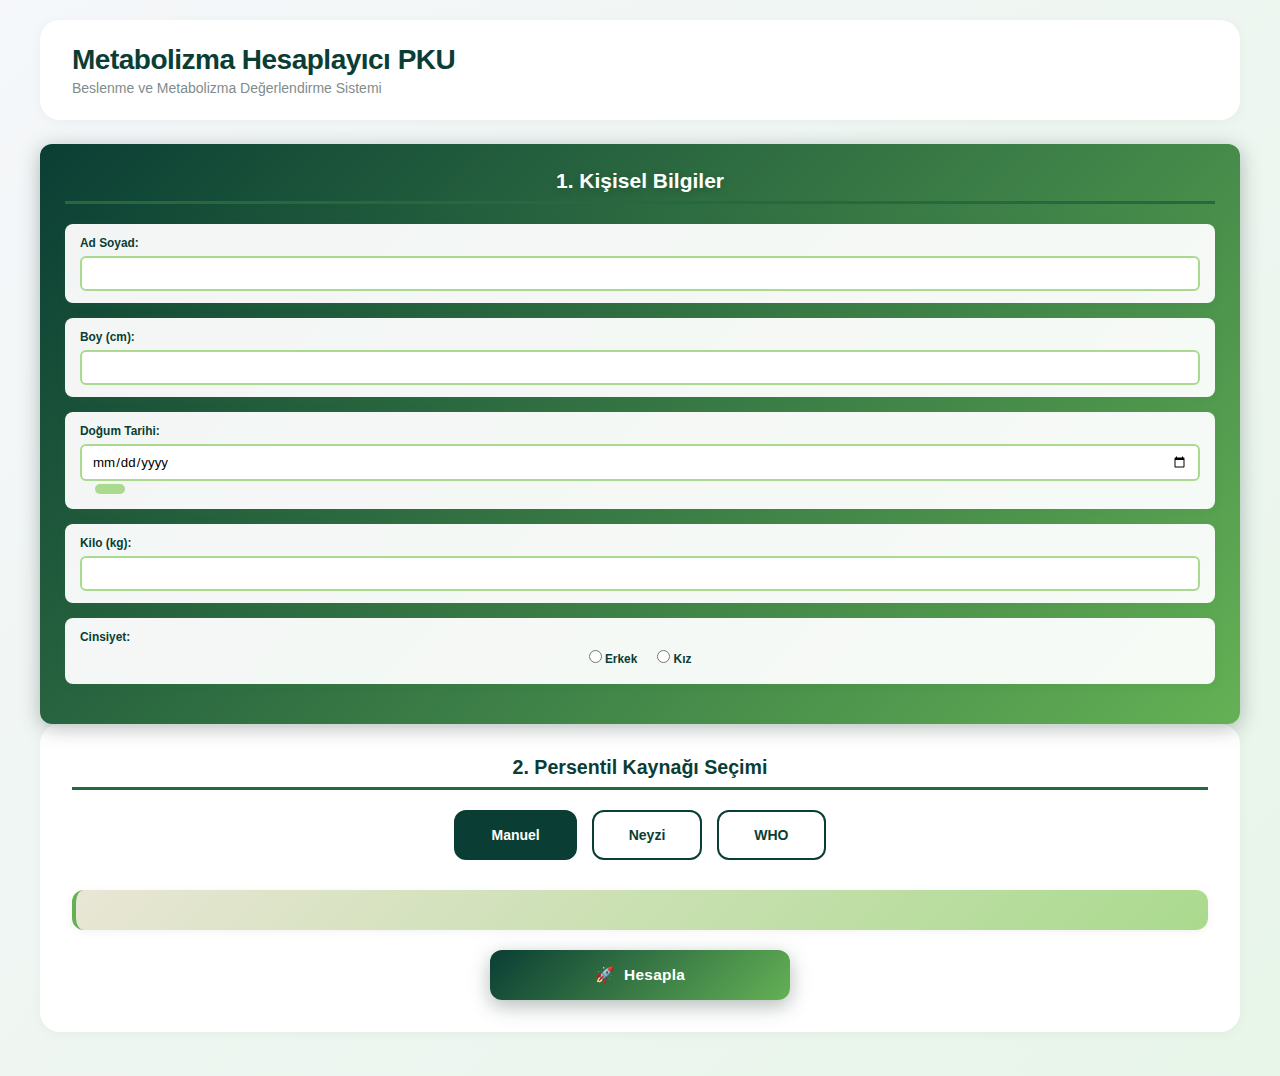
<file: index.html>
<!DOCTYPE html>
<html lang="tr">
<head>
    <meta charset="UTF-8">
    <meta name="viewport" content="width=device-width, initial-scale=1.0, maximum-scale=5.0, user-scalable=yes">
    <meta name="mobile-web-app-capable" content="yes">
    <meta name="apple-mobile-web-app-capable" content="yes">
    <meta name="apple-mobile-web-app-status-bar-style" content="default">
    <title>Metabolizma Hesaplayıcı PKU</title>
    <link rel="stylesheet" href="css/main.css">
    <link rel="stylesheet" href="css/user-input.css">
    <link rel="stylesheet" href="css/reference.css">
    <link rel="stylesheet" href="css/calculations.css">
    <link rel="stylesheet" href="css/food-selection.css">
    <link rel="stylesheet" href="css/meal-planning.css?v=7">
    <link rel="stylesheet" href="css/history.css">
    <link rel="stylesheet" href="css/tooltip.css">
    <link rel="stylesheet" href="css/mobile.css">
</head>
<body>
    <div class="container">
        <header>
            <h1>Metabolizma Hesaplayıcı PKU</h1>
            <p>Beslenme ve Metabolizma Değerlendirme Sistemi</p>
        </header>

        <!-- Section 1: Personal Information -->
        <section id="personal-info" class="section">
            <h2>1. Kişisel Bilgiler</h2>
            <div class="personal-info-grid">
                <div class="form-group">
                    <label for="patientName">Ad Soyad:</label>
                    <input type="text" id="patientName" required>
                </div>
                <div class="form-group">
                    <label for="height">Boy (cm):</label>
                    <input type="number" id="height" step="0.1" required>
                </div>
                <div class="form-group">
                    <label for="birthDate">Doğum Tarihi:</label>
                    <input type="date" id="birthDate" required>
                    <span id="ageDisplay" class="age-display"></span>
                </div>
                <div class="form-group">
                    <label for="weight">Kilo (kg):</label>
                    <input type="number" id="weight" step="0.1" required>
                </div>
            </div>
            <div class="form-group">
                <label>Cinsiyet:</label>
                <div class="radio-group">
                    <label><input type="radio" name="gender" value="male" required> Erkek</label>
                    <label><input type="radio" name="gender" value="female"> Kız</label>
                </div>
            </div>
        </section>

        <!-- Section 2: Percentile Source Selection -->
        <section id="percentile-source" class="section">
            <h2>2. Persentil Kaynağı Seçimi</h2>
            <div class="tab-container">
                <button class="tab-button active" data-source="manual">Manuel</button>
                <button class="tab-button" data-source="neyzi">Neyzi</button>
                <button class="tab-button" data-source="who">WHO</button>
            </div>
            <div id="sourceDescription" class="source-description"></div>
            <button id="calculateNeeds" class="btn-primary" style="margin-top: 20px;">Hesapla</button>
        </section>

        <!-- Section 3: Reference Values Display -->
        <section id="reference-display" class="section hidden-until-calculation">
            <h2>3. Referans Değerler</h2>
            <div id="referenceWarning" class="warning-box" style="display:none;"></div>
            <div id="referenceTable" class="reference-table"></div>
        </section>

        <!-- Section 4: Daily Needs Calculation -->
        <section id="daily-needs" class="section results-section hidden-until-calculation">
            <h2>4. Günlük İhtiyaçlar</h2>
            <div class="needs-grid">
                <div class="need-item">
                    <label>BMR (kcal/gün):</label>
                    <span id="bmrValue">-</span>
                </div>
                <div class="need-item">
                    <label>Enerji (Ref) (kcal):</label>
                    <span id="energyRefValue">-</span>
                </div>
                <div class="need-item">
                    <label>Enerji (Pratik) (kcal):</label>
                    <input type="number" id="energyPracticalValue" step="1">
                </div>
                <div class="need-item">
                    <label>Protein (g/gün):</label>
                    <span id="proteinValue">-</span>
                </div>
                <div class="need-item">
                    <label>Fenilalanin (mg/gün):</label>
                    <span id="pheValue">-</span>
                </div>
            </div>
        </section>

        <!-- Section 5: Nutritional Reference Table -->
        <section id="nutrition-reference" class="section hidden-until-calculation">
            <h2>5. Beslenme Referans Tablosu</h2>
            <div id="nutritionRefTable" class="nutrition-table"></div>
        </section>

        <!-- Section 6: Food Selection -->
        <section id="food-selection" class="section hidden-until-calculation">
            <h2>6. Besin Seçimi</h2>
            
            <div class="food-categories">
                <button class="category-btn active" data-category="bread">Ekmek ve Tahıl</button>
                <button class="category-btn" data-category="vegetables">Sebzeler</button>
                <button class="category-btn" data-category="fruits">Meyveler</button>
            </div>
            <div id="foodList" class="food-list"></div>
            <div id="dailyIntake" class="daily-intake">
                <h3>Günlük Alım</h3>
                <p style="color: #666; font-size: 0.9em; margin-bottom: 10px;">💡 Besinleri buraya sürükleyin veya tıklayın</p>
                <div id="intakeList" class="intake-list" data-drop-zone="true"></div>
                <div class="intake-totals">
                    <div>Toplam Enerji: <span id="totalEnergy">0</span> kcal</div>
                    <div>Toplam Protein: <span id="totalProtein">0</span> g</div>
                    <div>Toplam Fenilalanin: <span id="totalPhe">0</span> mg</div>
                </div>
                <div id="progressChart" class="progress-chart"></div>
            </div>
        </section>

        <!-- Section 7: Meal Planning -->
        <section id="meal-planning" class="section hidden-until-calculation">
            <h2>7. Öğün Planlaması</h2>
            <button id="addMeal" class="btn-secondary">Öğün Ekle</button>
            
            <div class="meal-planning-container">
                <div class="available-foods-panel">
                    <h3>Seçilen Besinler</h3>
                    <p class="panel-hint">Besinleri sürükleyip öğünlere bırakın</p>
                    <div id="availableFoodsList" class="available-foods-list"></div>
                </div>
                <div class="meal-slots-panel">
                    <div id="mealSlots" class="meal-slots"></div>
                </div>
            </div>
        </section>

        <!-- Section 8: Export -->
        <section id="export-section" class="section hidden-until-calculation">
            <h2>8. Rapor</h2>
            <button id="exportPDF" class="btn-primary">PDF İndir</button>
        </section>
    </div>

    <!-- Scripts -->
    <script src="js/data/reference-data.js"></script>
    <script src="js/data/food-data.js"></script>
    <script src="js/utils/age-calculator.js"></script>
    <script src="js/utils/reference-lookup.js"></script>
    <script src="js/utils/validation.js"></script>
    <script src="js/utils/storage.js"></script>
    <script src="js/calculations/bmr.js"></script>
    <script src="js/calculations/daily-needs.js"></script>
    <script src="js/ui/user-input.js"></script>
    <script src="js/ui/reference-display.js"></script>
    <script src="js/ui/food-selection.js"></script>
    <script src="js/ui/meal-planning.js"></script>
    <script src="js/ui/history-viewer.js?v=2"></script>
    <script src="js/ui/tooltip.js?v=2"></script>
    <script src="js/export/pdf-export.js?v=5"></script>
    <script src="js/main.js?v=2"></script>
</body>
</html>
</file>
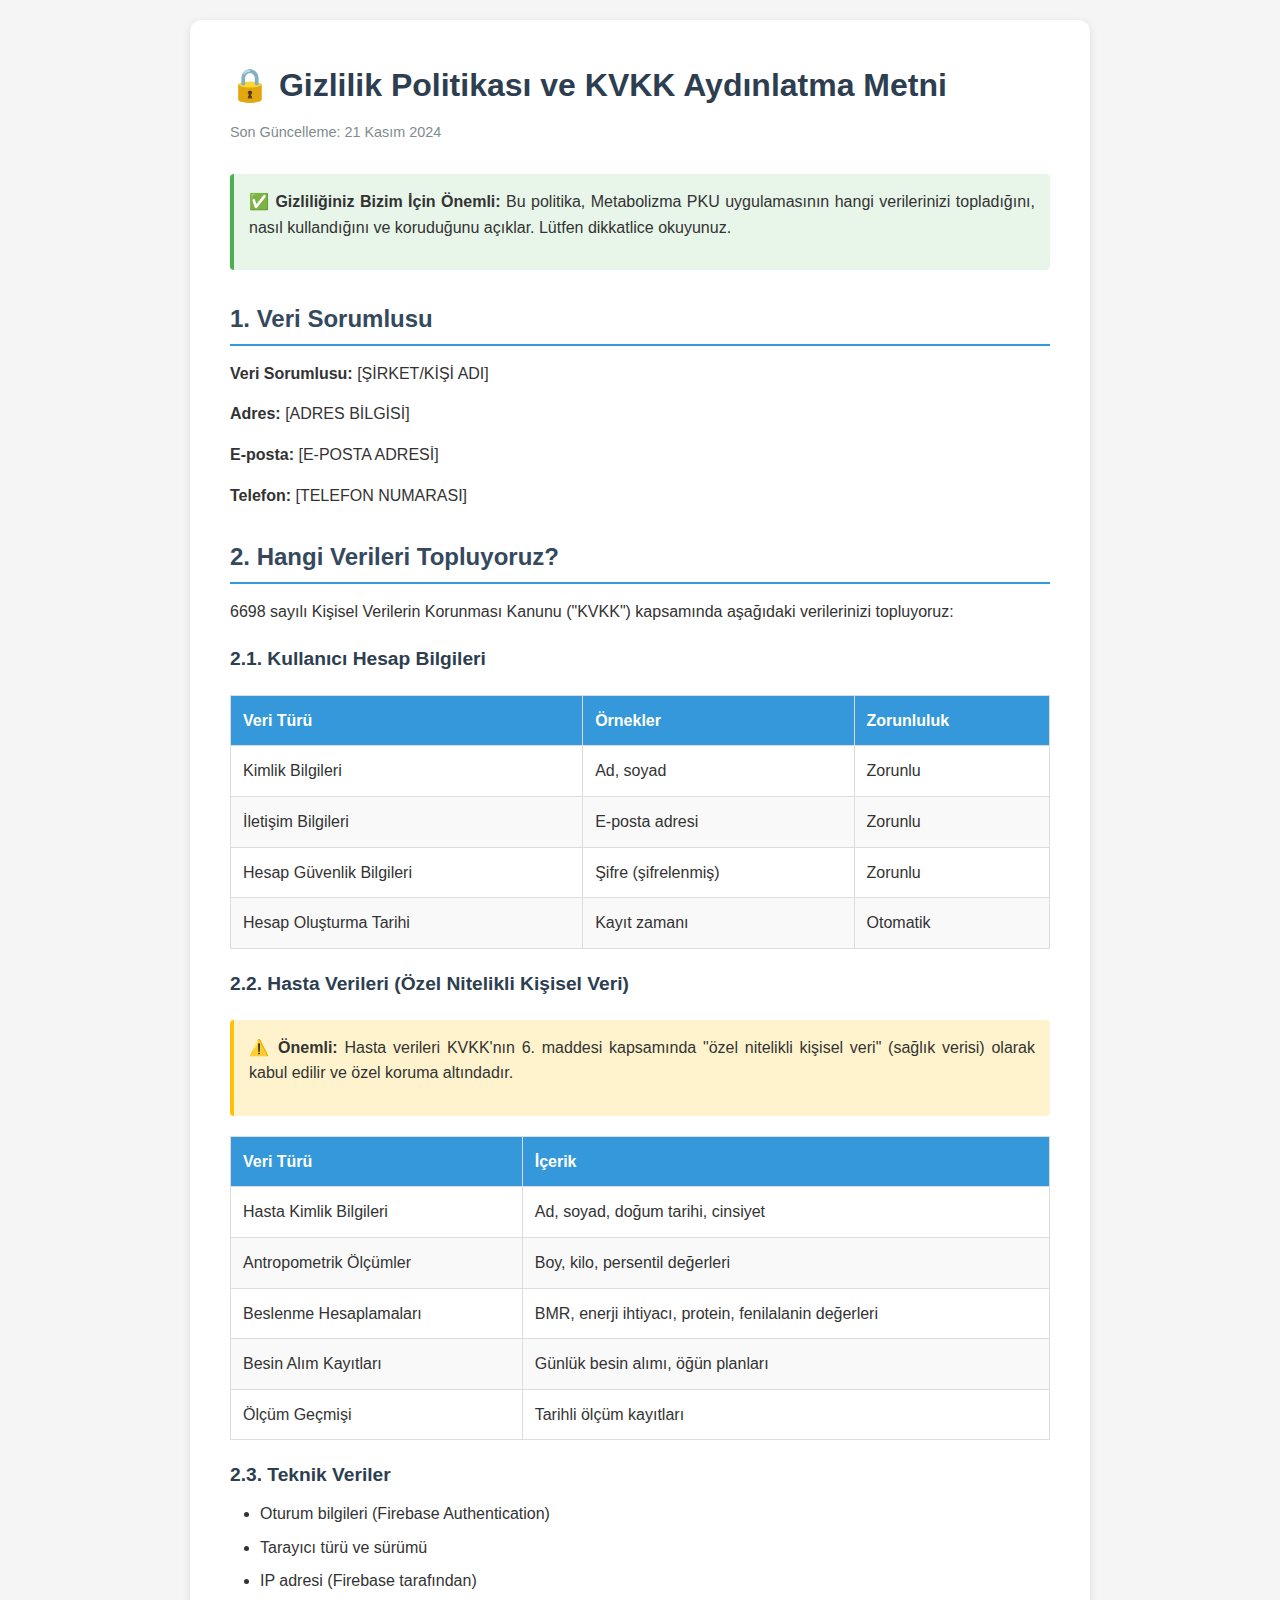
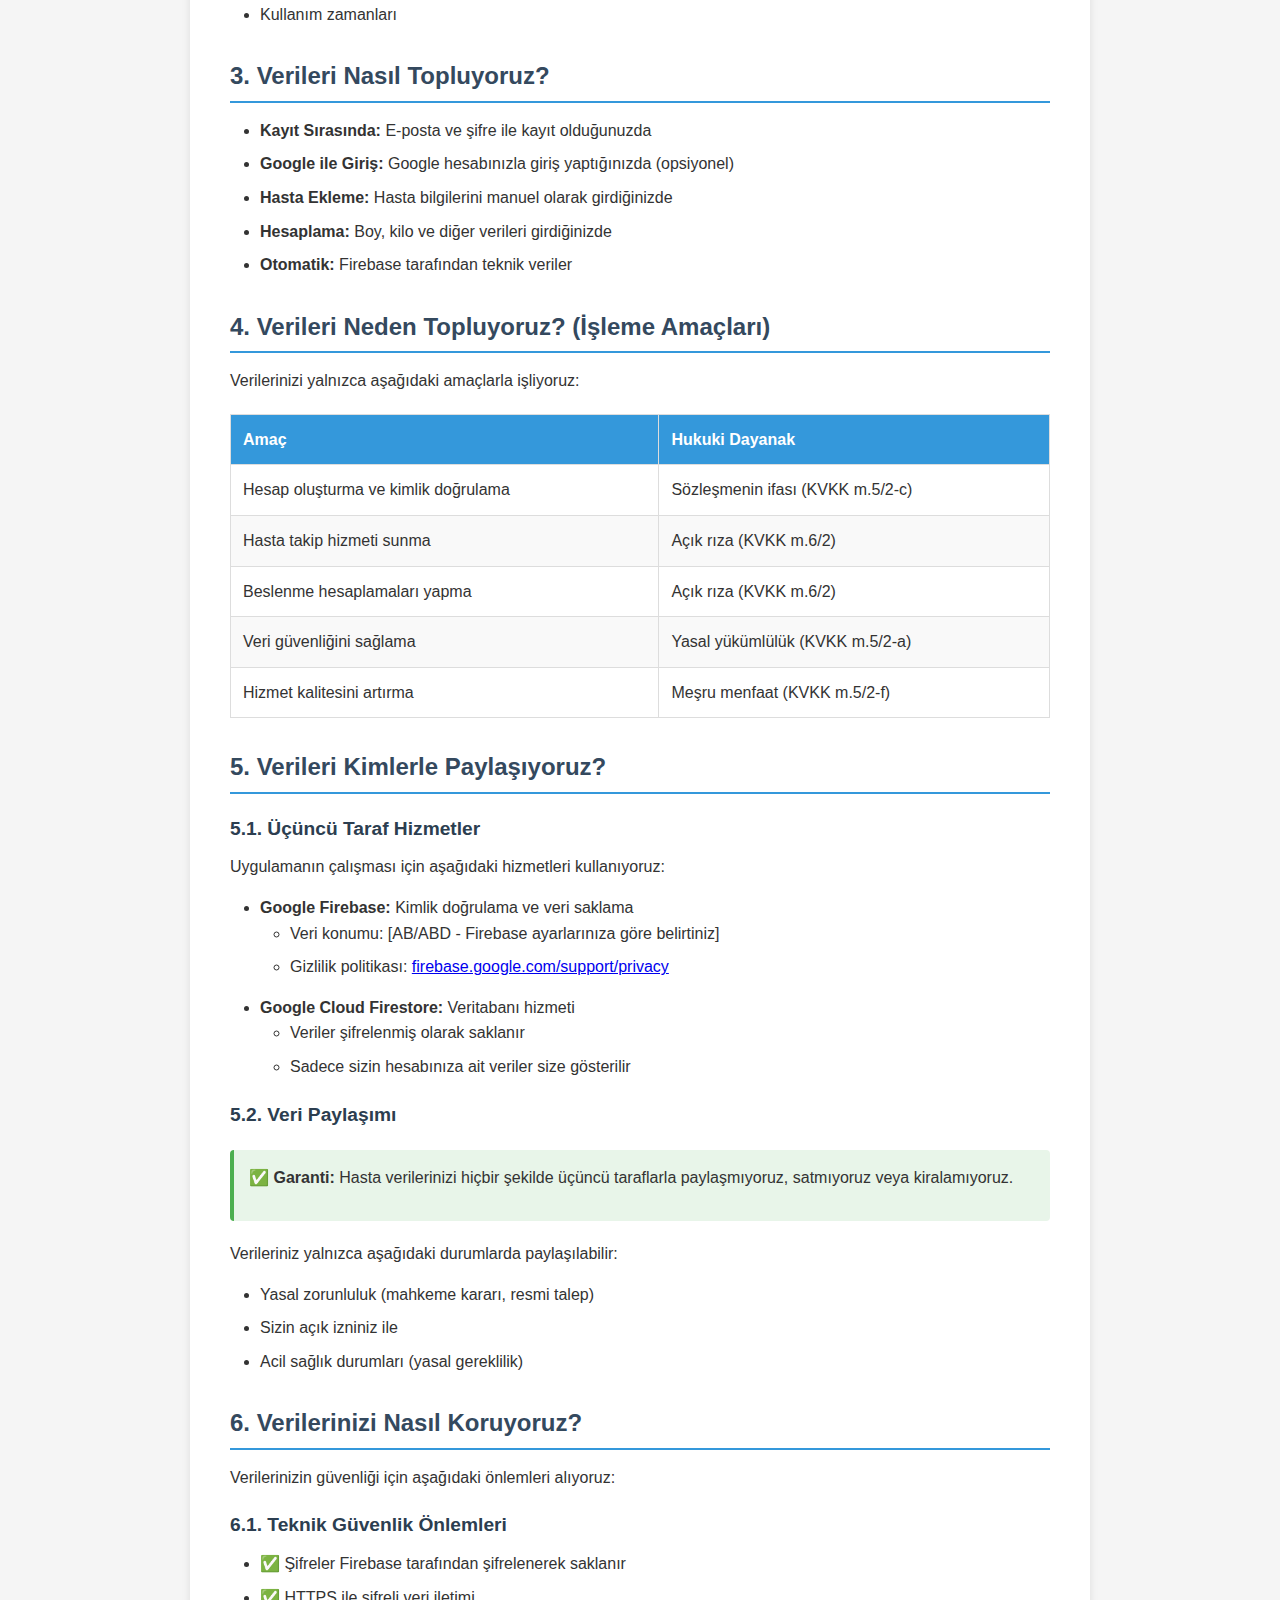
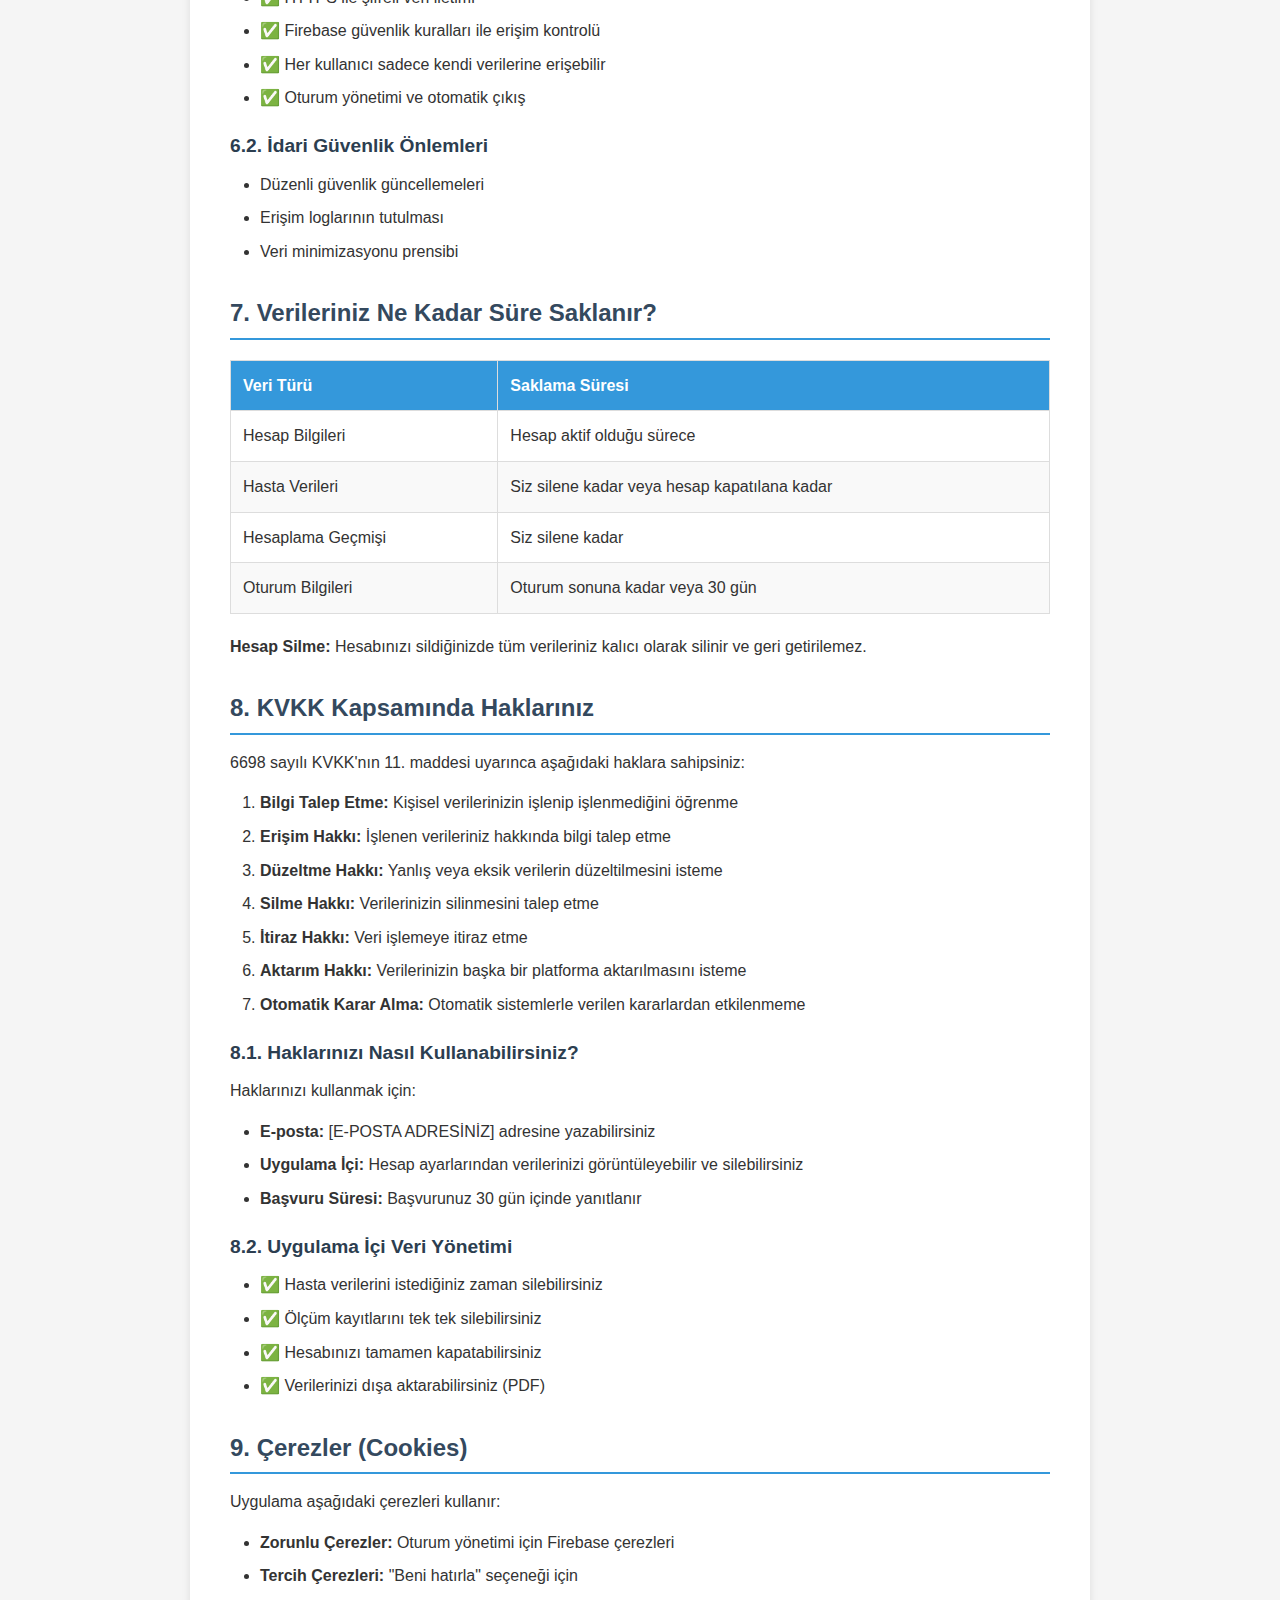
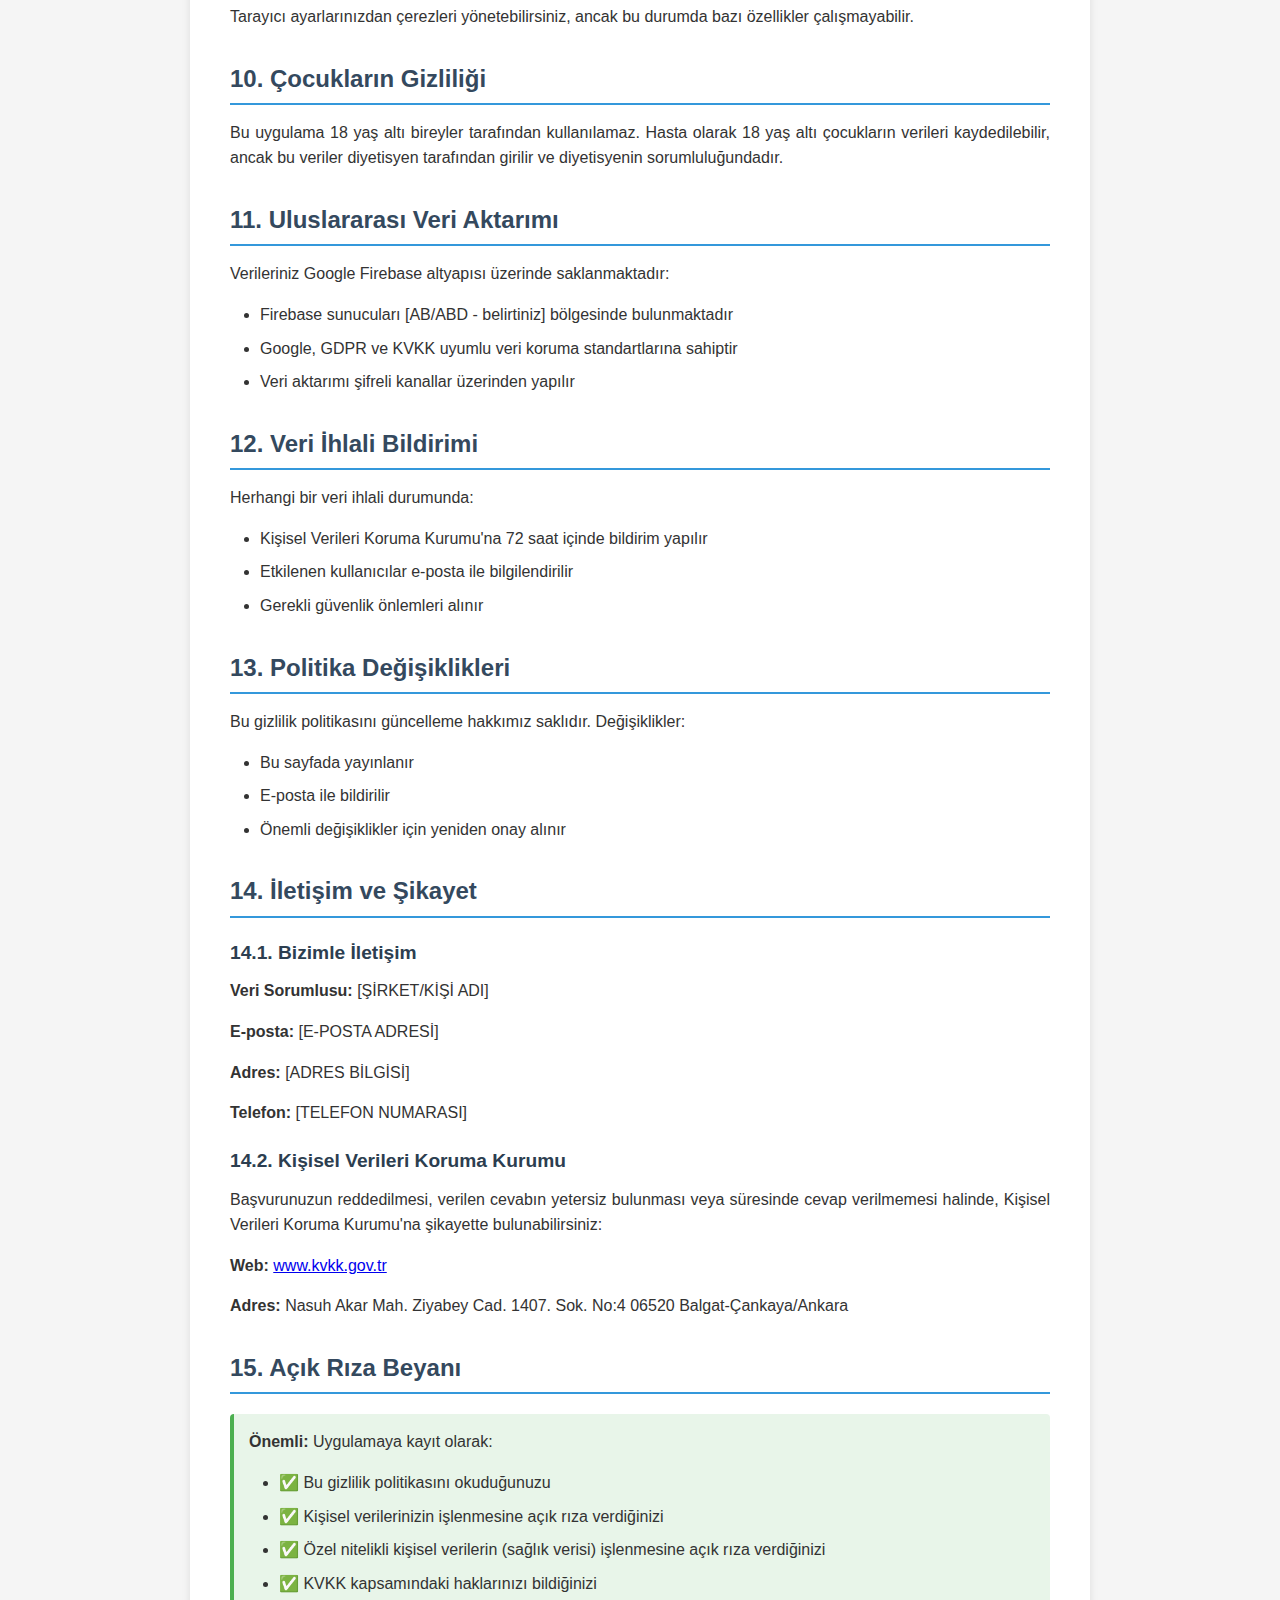
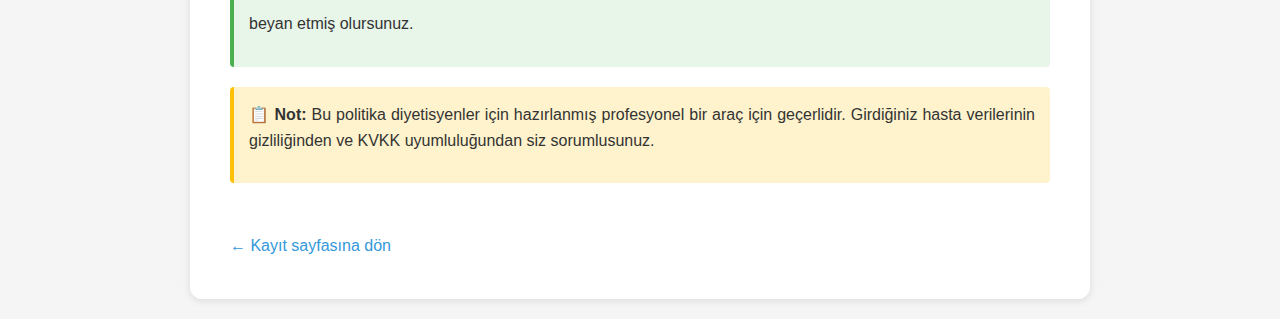
<file: gizlilik-politikasi.html>
<!DOCTYPE html>
<html lang="tr">
<head>
    <meta charset="UTF-8">
    <meta name="viewport" content="width=device-width, initial-scale=1.0">
    <title>Gizlilik Politikası - Metabolizma PKU</title>
    <link rel="icon" type="image/png" href="favicon.png">
    <style>
        * {
            margin: 0;
            padding: 0;
            box-sizing: border-box;
        }

        body {
            font-family: -apple-system, BlinkMacSystemFont, 'Segoe UI', Roboto, Oxygen, Ubuntu, Cantarell, sans-serif;
            line-height: 1.6;
            color: #333;
            background: #f5f5f5;
            padding: 20px;
        }

        .container {
            max-width: 900px;
            margin: 0 auto;
            background: white;
            padding: 40px;
            border-radius: 12px;
            box-shadow: 0 2px 8px rgba(0,0,0,0.1);
        }

        h1 {
            color: #2c3e50;
            margin-bottom: 10px;
            font-size: 2em;
        }

        .last-updated {
            color: #7f8c8d;
            font-size: 0.9em;
            margin-bottom: 30px;
        }

        h2 {
            color: #34495e;
            margin-top: 30px;
            margin-bottom: 15px;
            font-size: 1.5em;
            border-bottom: 2px solid #3498db;
            padding-bottom: 5px;
        }

        h3 {
            color: #2c3e50;
            margin-top: 20px;
            margin-bottom: 10px;
            font-size: 1.2em;
        }

        p {
            margin-bottom: 15px;
            text-align: justify;
        }

        ul, ol {
            margin-left: 30px;
            margin-bottom: 15px;
        }

        li {
            margin-bottom: 8px;
        }

        .highlight {
            background: #e8f5e9;
            padding: 15px;
            border-left: 4px solid #4caf50;
            margin: 20px 0;
            border-radius: 4px;
        }

        .warning {
            background: #fff3cd;
            padding: 15px;
            border-left: 4px solid #ffc107;
            margin: 20px 0;
            border-radius: 4px;
        }

        .data-table {
            width: 100%;
            border-collapse: collapse;
            margin: 20px 0;
        }

        .data-table th,
        .data-table td {
            border: 1px solid #ddd;
            padding: 12px;
            text-align: left;
        }

        .data-table th {
            background: #3498db;
            color: white;
        }

        .data-table tr:nth-child(even) {
            background: #f9f9f9;
        }

        .back-link {
            display: inline-block;
            margin-top: 30px;
            color: #3498db;
            text-decoration: none;
            font-weight: 500;
        }

        .back-link:hover {
            text-decoration: underline;
        }

        @media (max-width: 768px) {
            .container {
                padding: 20px;
            }

            h1 {
                font-size: 1.5em;
            }

            h2 {
                font-size: 1.3em;
            }

            .data-table {
                font-size: 0.9em;
            }
        }
    </style>
</head>
<body>
    <div class="container">
        <h1>🔒 Gizlilik Politikası ve KVKK Aydınlatma Metni</h1>
        <p class="last-updated">Son Güncelleme: 21 Kasım 2024</p>

        <div class="highlight">
            <p><strong>✅ Gizliliğiniz Bizim İçin Önemli:</strong> Bu politika, Metabolizma PKU uygulamasının hangi verilerinizi topladığını, nasıl kullandığını ve koruduğunu açıklar. Lütfen dikkatlice okuyunuz.</p>
        </div>

        <h2>1. Veri Sorumlusu</h2>
        <p><strong>Veri Sorumlusu:</strong> [ŞİRKET/KİŞİ ADI]</p>
        <p><strong>Adres:</strong> [ADRES BİLGİSİ]</p>
        <p><strong>E-posta:</strong> [E-POSTA ADRESİ]</p>
        <p><strong>Telefon:</strong> [TELEFON NUMARASI]</p>

        <h2>2. Hangi Verileri Topluyoruz?</h2>
        <p>6698 sayılı Kişisel Verilerin Korunması Kanunu ("KVKK") kapsamında aşağıdaki verilerinizi topluyoruz:</p>

        <h3>2.1. Kullanıcı Hesap Bilgileri</h3>
        <table class="data-table">
            <thead>
                <tr>
                    <th>Veri Türü</th>
                    <th>Örnekler</th>
                    <th>Zorunluluk</th>
                </tr>
            </thead>
            <tbody>
                <tr>
                    <td>Kimlik Bilgileri</td>
                    <td>Ad, soyad</td>
                    <td>Zorunlu</td>
                </tr>
                <tr>
                    <td>İletişim Bilgileri</td>
                    <td>E-posta adresi</td>
                    <td>Zorunlu</td>
                </tr>
                <tr>
                    <td>Hesap Güvenlik Bilgileri</td>
                    <td>Şifre (şifrelenmiş)</td>
                    <td>Zorunlu</td>
                </tr>
                <tr>
                    <td>Hesap Oluşturma Tarihi</td>
                    <td>Kayıt zamanı</td>
                    <td>Otomatik</td>
                </tr>
            </tbody>
        </table>

        <h3>2.2. Hasta Verileri (Özel Nitelikli Kişisel Veri)</h3>
        <div class="warning">
            <p><strong>⚠️ Önemli:</strong> Hasta verileri KVKK'nın 6. maddesi kapsamında "özel nitelikli kişisel veri" (sağlık verisi) olarak kabul edilir ve özel koruma altındadır.</p>
        </div>

        <table class="data-table">
            <thead>
                <tr>
                    <th>Veri Türü</th>
                    <th>İçerik</th>
                </tr>
            </thead>
            <tbody>
                <tr>
                    <td>Hasta Kimlik Bilgileri</td>
                    <td>Ad, soyad, doğum tarihi, cinsiyet</td>
                </tr>
                <tr>
                    <td>Antropometrik Ölçümler</td>
                    <td>Boy, kilo, persentil değerleri</td>
                </tr>
                <tr>
                    <td>Beslenme Hesaplamaları</td>
                    <td>BMR, enerji ihtiyacı, protein, fenilalanin değerleri</td>
                </tr>
                <tr>
                    <td>Besin Alım Kayıtları</td>
                    <td>Günlük besin alımı, öğün planları</td>
                </tr>
                <tr>
                    <td>Ölçüm Geçmişi</td>
                    <td>Tarihli ölçüm kayıtları</td>
                </tr>
            </tbody>
        </table>

        <h3>2.3. Teknik Veriler</h3>
        <ul>
            <li>Oturum bilgileri (Firebase Authentication)</li>
            <li>Tarayıcı türü ve sürümü</li>
            <li>IP adresi (Firebase tarafından)</li>
            <li>Kullanım zamanları</li>
        </ul>

        <h2>3. Verileri Nasıl Topluyoruz?</h2>
        <ul>
            <li><strong>Kayıt Sırasında:</strong> E-posta ve şifre ile kayıt olduğunuzda</li>
            <li><strong>Google ile Giriş:</strong> Google hesabınızla giriş yaptığınızda (opsiyonel)</li>
            <li><strong>Hasta Ekleme:</strong> Hasta bilgilerini manuel olarak girdiğinizde</li>
            <li><strong>Hesaplama:</strong> Boy, kilo ve diğer verileri girdiğinizde</li>
            <li><strong>Otomatik:</strong> Firebase tarafından teknik veriler</li>
        </ul>

        <h2>4. Verileri Neden Topluyoruz? (İşleme Amaçları)</h2>
        <p>Verilerinizi yalnızca aşağıdaki amaçlarla işliyoruz:</p>

        <table class="data-table">
            <thead>
                <tr>
                    <th>Amaç</th>
                    <th>Hukuki Dayanak</th>
                </tr>
            </thead>
            <tbody>
                <tr>
                    <td>Hesap oluşturma ve kimlik doğrulama</td>
                    <td>Sözleşmenin ifası (KVKK m.5/2-c)</td>
                </tr>
                <tr>
                    <td>Hasta takip hizmeti sunma</td>
                    <td>Açık rıza (KVKK m.6/2)</td>
                </tr>
                <tr>
                    <td>Beslenme hesaplamaları yapma</td>
                    <td>Açık rıza (KVKK m.6/2)</td>
                </tr>
                <tr>
                    <td>Veri güvenliğini sağlama</td>
                    <td>Yasal yükümlülük (KVKK m.5/2-a)</td>
                </tr>
                <tr>
                    <td>Hizmet kalitesini artırma</td>
                    <td>Meşru menfaat (KVKK m.5/2-f)</td>
                </tr>
            </tbody>
        </table>

        <h2>5. Verileri Kimlerle Paylaşıyoruz?</h2>
        <h3>5.1. Üçüncü Taraf Hizmetler</h3>
        <p>Uygulamanın çalışması için aşağıdaki hizmetleri kullanıyoruz:</p>

        <ul>
            <li><strong>Google Firebase:</strong> Kimlik doğrulama ve veri saklama
                <ul>
                    <li>Veri konumu: [AB/ABD - Firebase ayarlarınıza göre belirtiniz]</li>
                    <li>Gizlilik politikası: <a href="https://firebase.google.com/support/privacy" target="_blank">firebase.google.com/support/privacy</a></li>
                </ul>
            </li>
            <li><strong>Google Cloud Firestore:</strong> Veritabanı hizmeti
                <ul>
                    <li>Veriler şifrelenmiş olarak saklanır</li>
                    <li>Sadece sizin hesabınıza ait veriler size gösterilir</li>
                </ul>
            </li>
        </ul>

        <h3>5.2. Veri Paylaşımı</h3>
        <div class="highlight">
            <p><strong>✅ Garanti:</strong> Hasta verilerinizi hiçbir şekilde üçüncü taraflarla paylaşmıyoruz, satmıyoruz veya kiralamıyoruz.</p>
        </div>

        <p>Verileriniz yalnızca aşağıdaki durumlarda paylaşılabilir:</p>
        <ul>
            <li>Yasal zorunluluk (mahkeme kararı, resmi talep)</li>
            <li>Sizin açık izniniz ile</li>
            <li>Acil sağlık durumları (yasal gereklilik)</li>
        </ul>

        <h2>6. Verilerinizi Nasıl Koruyoruz?</h2>
        <p>Verilerinizin güvenliği için aşağıdaki önlemleri alıyoruz:</p>

        <h3>6.1. Teknik Güvenlik Önlemleri</h3>
        <ul>
            <li>✅ Şifreler Firebase tarafından şifrelenerek saklanır</li>
            <li>✅ HTTPS ile şifreli veri iletimi</li>
            <li>✅ Firebase güvenlik kuralları ile erişim kontrolü</li>
            <li>✅ Her kullanıcı sadece kendi verilerine erişebilir</li>
            <li>✅ Oturum yönetimi ve otomatik çıkış</li>
        </ul>

        <h3>6.2. İdari Güvenlik Önlemleri</h3>
        <ul>
            <li>Düzenli güvenlik güncellemeleri</li>
            <li>Erişim loglarının tutulması</li>
            <li>Veri minimizasyonu prensibi</li>
        </ul>

        <h2>7. Verileriniz Ne Kadar Süre Saklanır?</h2>
        <table class="data-table">
            <thead>
                <tr>
                    <th>Veri Türü</th>
                    <th>Saklama Süresi</th>
                </tr>
            </thead>
            <tbody>
                <tr>
                    <td>Hesap Bilgileri</td>
                    <td>Hesap aktif olduğu sürece</td>
                </tr>
                <tr>
                    <td>Hasta Verileri</td>
                    <td>Siz silene kadar veya hesap kapatılana kadar</td>
                </tr>
                <tr>
                    <td>Hesaplama Geçmişi</td>
                    <td>Siz silene kadar</td>
                </tr>
                <tr>
                    <td>Oturum Bilgileri</td>
                    <td>Oturum sonuna kadar veya 30 gün</td>
                </tr>
            </tbody>
        </table>

        <p><strong>Hesap Silme:</strong> Hesabınızı sildiğinizde tüm verileriniz kalıcı olarak silinir ve geri getirilemez.</p>

        <h2>8. KVKK Kapsamında Haklarınız</h2>
        <p>6698 sayılı KVKK'nın 11. maddesi uyarınca aşağıdaki haklara sahipsiniz:</p>

        <ol>
            <li><strong>Bilgi Talep Etme:</strong> Kişisel verilerinizin işlenip işlenmediğini öğrenme</li>
            <li><strong>Erişim Hakkı:</strong> İşlenen verileriniz hakkında bilgi talep etme</li>
            <li><strong>Düzeltme Hakkı:</strong> Yanlış veya eksik verilerin düzeltilmesini isteme</li>
            <li><strong>Silme Hakkı:</strong> Verilerinizin silinmesini talep etme</li>
            <li><strong>İtiraz Hakkı:</strong> Veri işlemeye itiraz etme</li>
            <li><strong>Aktarım Hakkı:</strong> Verilerinizin başka bir platforma aktarılmasını isteme</li>
            <li><strong>Otomatik Karar Alma:</strong> Otomatik sistemlerle verilen kararlardan etkilenmeme</li>
        </ol>

        <h3>8.1. Haklarınızı Nasıl Kullanabilirsiniz?</h3>
        <p>Haklarınızı kullanmak için:</p>
        <ul>
            <li><strong>E-posta:</strong> [E-POSTA ADRESİNİZ] adresine yazabilirsiniz</li>
            <li><strong>Uygulama İçi:</strong> Hesap ayarlarından verilerinizi görüntüleyebilir ve silebilirsiniz</li>
            <li><strong>Başvuru Süresi:</strong> Başvurunuz 30 gün içinde yanıtlanır</li>
        </ul>

        <h3>8.2. Uygulama İçi Veri Yönetimi</h3>
        <ul>
            <li>✅ Hasta verilerini istediğiniz zaman silebilirsiniz</li>
            <li>✅ Ölçüm kayıtlarını tek tek silebilirsiniz</li>
            <li>✅ Hesabınızı tamamen kapatabilirsiniz</li>
            <li>✅ Verilerinizi dışa aktarabilirsiniz (PDF)</li>
        </ul>

        <h2>9. Çerezler (Cookies)</h2>
        <p>Uygulama aşağıdaki çerezleri kullanır:</p>
        <ul>
            <li><strong>Zorunlu Çerezler:</strong> Oturum yönetimi için Firebase çerezleri</li>
            <li><strong>Tercih Çerezleri:</strong> "Beni hatırla" seçeneği için</li>
        </ul>
        <p>Tarayıcı ayarlarınızdan çerezleri yönetebilirsiniz, ancak bu durumda bazı özellikler çalışmayabilir.</p>

        <h2>10. Çocukların Gizliliği</h2>
        <p>Bu uygulama 18 yaş altı bireyler tarafından kullanılamaz. Hasta olarak 18 yaş altı çocukların verileri kaydedilebilir, ancak bu veriler diyetisyen tarafından girilir ve diyetisyenin sorumluluğundadır.</p>

        <h2>11. Uluslararası Veri Aktarımı</h2>
        <p>Verileriniz Google Firebase altyapısı üzerinde saklanmaktadır:</p>
        <ul>
            <li>Firebase sunucuları [AB/ABD - belirtiniz] bölgesinde bulunmaktadır</li>
            <li>Google, GDPR ve KVKK uyumlu veri koruma standartlarına sahiptir</li>
            <li>Veri aktarımı şifreli kanallar üzerinden yapılır</li>
        </ul>

        <h2>12. Veri İhlali Bildirimi</h2>
        <p>Herhangi bir veri ihlali durumunda:</p>
        <ul>
            <li>Kişisel Verileri Koruma Kurumu'na 72 saat içinde bildirim yapılır</li>
            <li>Etkilenen kullanıcılar e-posta ile bilgilendirilir</li>
            <li>Gerekli güvenlik önlemleri alınır</li>
        </ul>

        <h2>13. Politika Değişiklikleri</h2>
        <p>Bu gizlilik politikasını güncelleme hakkımız saklıdır. Değişiklikler:</p>
        <ul>
            <li>Bu sayfada yayınlanır</li>
            <li>E-posta ile bildirilir</li>
            <li>Önemli değişiklikler için yeniden onay alınır</li>
        </ul>

        <h2>14. İletişim ve Şikayet</h2>
        <h3>14.1. Bizimle İletişim</h3>
        <p><strong>Veri Sorumlusu:</strong> [ŞİRKET/KİŞİ ADI]</p>
        <p><strong>E-posta:</strong> [E-POSTA ADRESİ]</p>
        <p><strong>Adres:</strong> [ADRES BİLGİSİ]</p>
        <p><strong>Telefon:</strong> [TELEFON NUMARASI]</p>

        <h3>14.2. Kişisel Verileri Koruma Kurumu</h3>
        <p>Başvurunuzun reddedilmesi, verilen cevabın yetersiz bulunması veya süresinde cevap verilmemesi halinde, Kişisel Verileri Koruma Kurumu'na şikayette bulunabilirsiniz:</p>
        <p><strong>Web:</strong> <a href="https://www.kvkk.gov.tr" target="_blank">www.kvkk.gov.tr</a></p>
        <p><strong>Adres:</strong> Nasuh Akar Mah. Ziyabey Cad. 1407. Sok. No:4 06520 Balgat-Çankaya/Ankara</p>

        <h2>15. Açık Rıza Beyanı</h2>
        <div class="highlight">
            <p><strong>Önemli:</strong> Uygulamaya kayıt olarak:</p>
            <ul>
                <li>✅ Bu gizlilik politikasını okuduğunuzu</li>
                <li>✅ Kişisel verilerinizin işlenmesine açık rıza verdiğinizi</li>
                <li>✅ Özel nitelikli kişisel verilerin (sağlık verisi) işlenmesine açık rıza verdiğinizi</li>
                <li>✅ KVKK kapsamındaki haklarınızı bildiğinizi</li>
            </ul>
            <p>beyan etmiş olursunuz.</p>
        </div>

        <div class="warning">
            <p><strong>📋 Not:</strong> Bu politika diyetisyenler için hazırlanmış profesyonel bir araç için geçerlidir. Girdiğiniz hasta verilerinin gizliliğinden ve KVKK uyumluluğundan siz sorumlusunuz.</p>
        </div>

        <a href="register.html" class="back-link">← Kayıt sayfasına dön</a>
    </div>
</body>
</html>
</file>
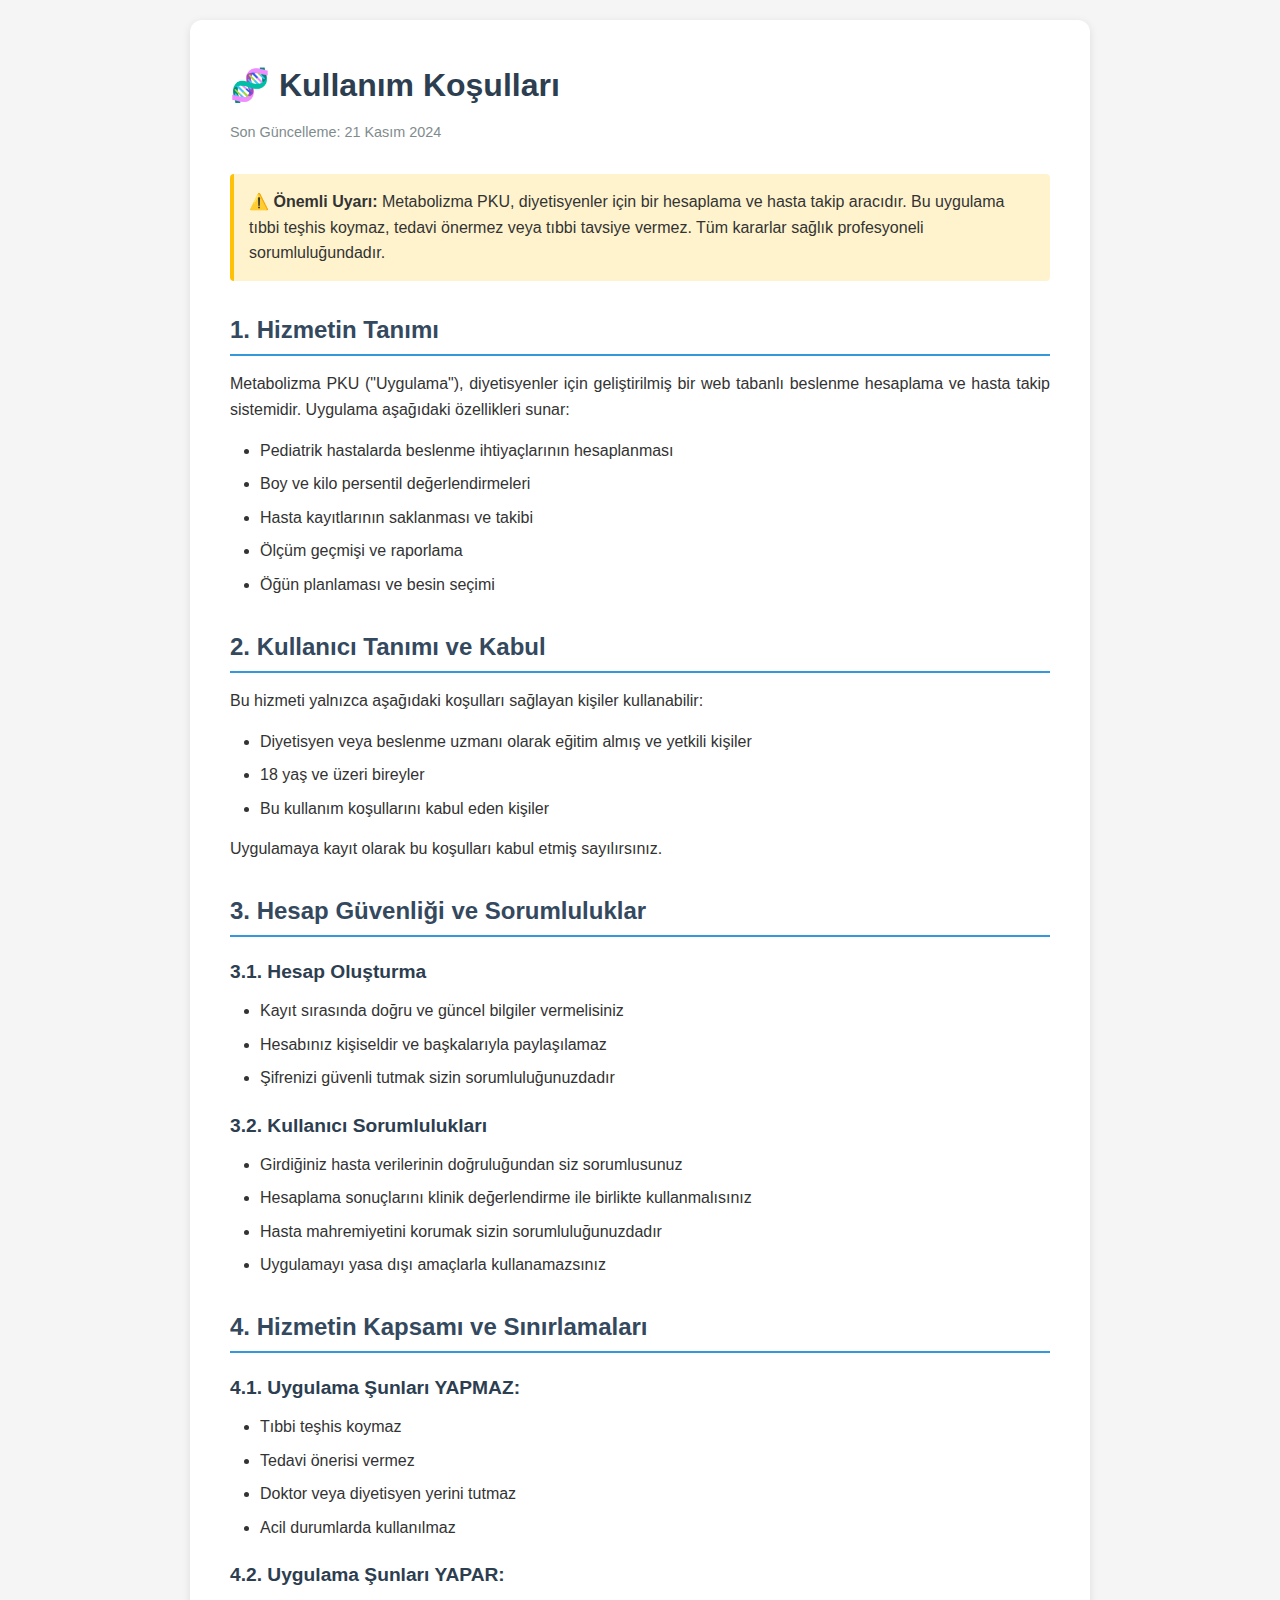
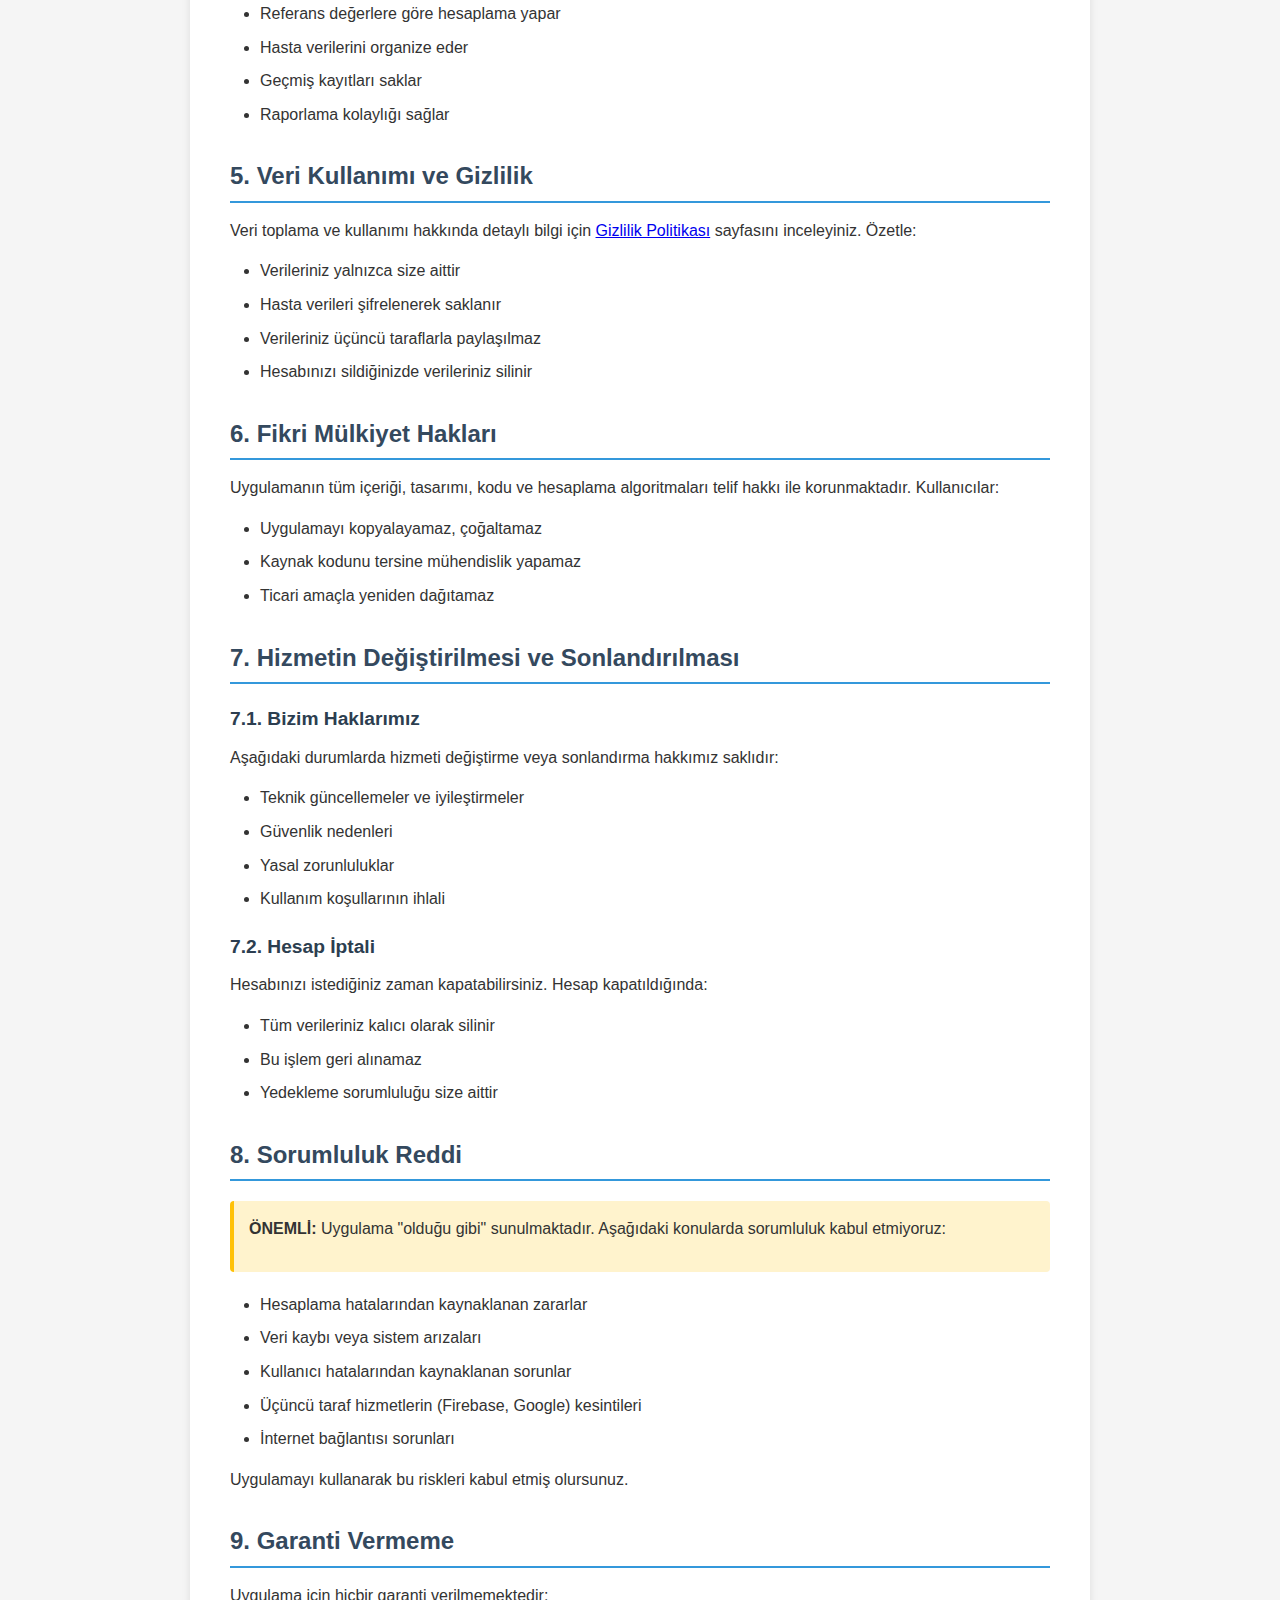
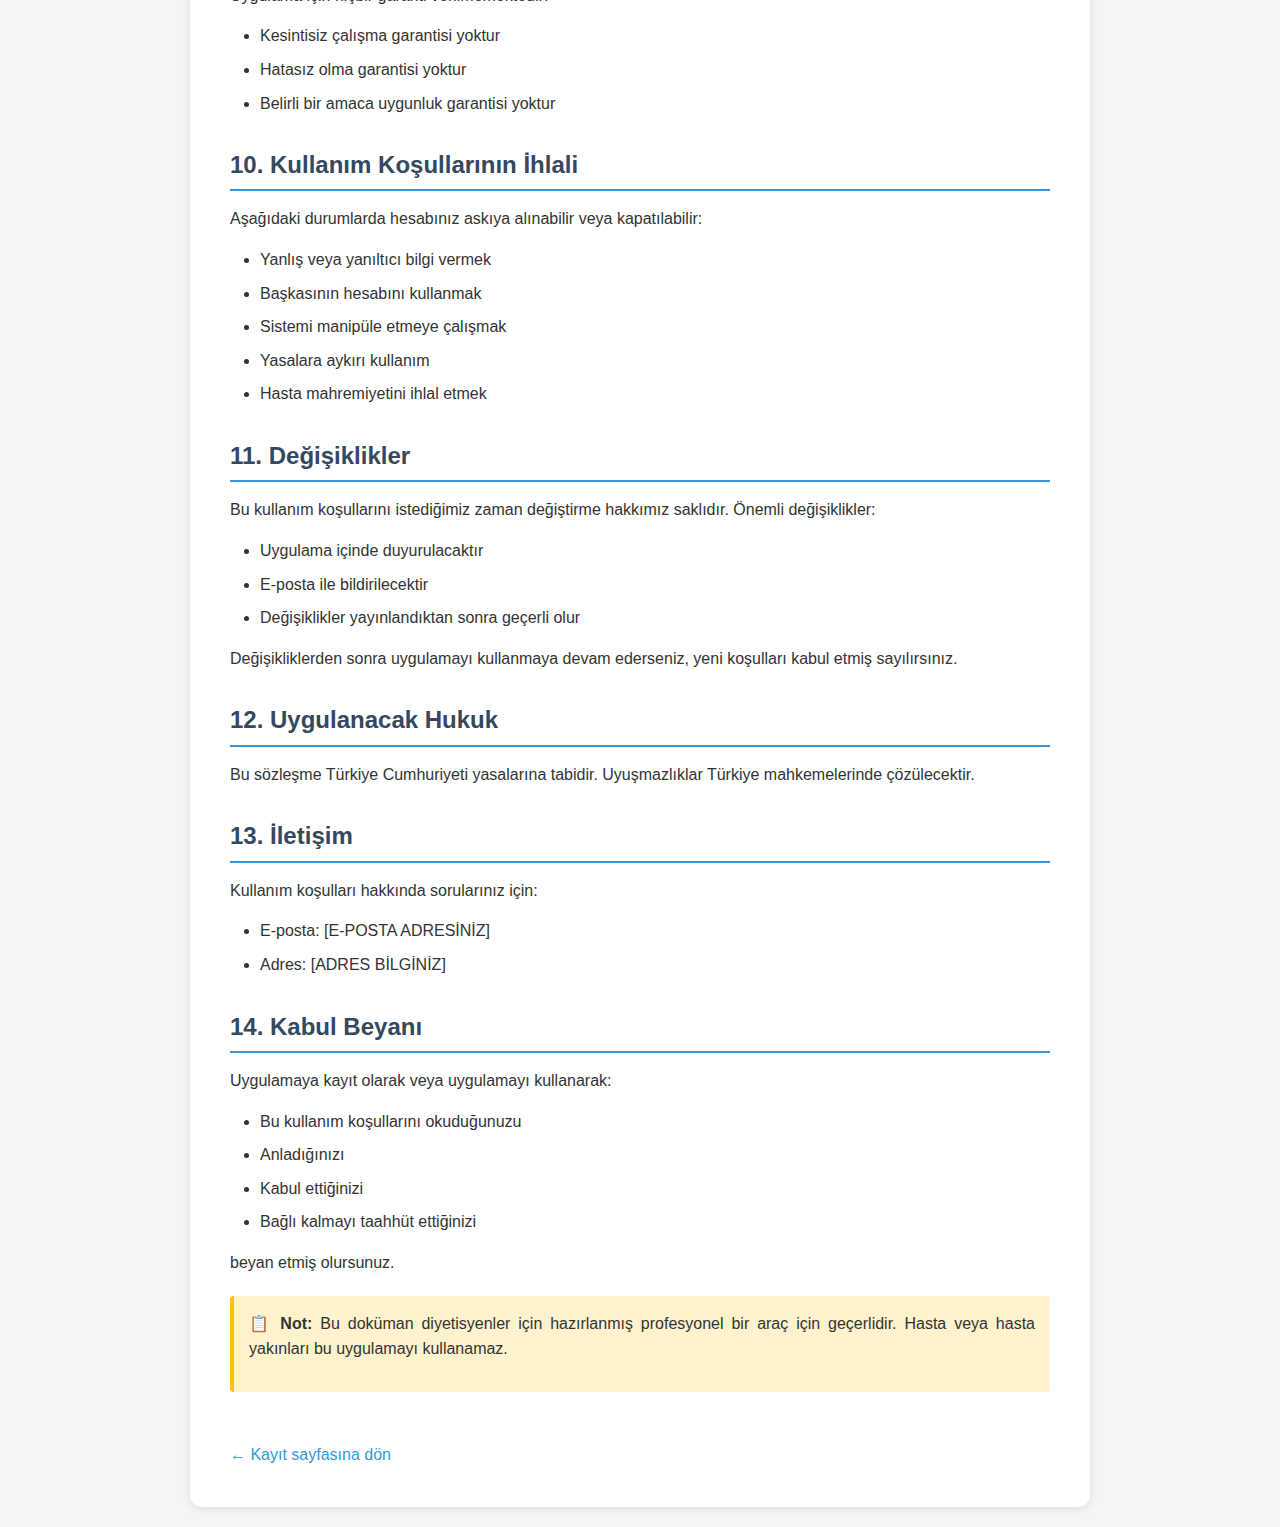
<file: kullanim-kosullari.html>
<!DOCTYPE html>
<html lang="tr">
<head>
    <meta charset="UTF-8">
    <meta name="viewport" content="width=device-width, initial-scale=1.0">
    <title>Kullanım Koşulları - Metabolizma PKU</title>
    <link rel="icon" type="image/png" href="favicon.png">
    <style>
        * {
            margin: 0;
            padding: 0;
            box-sizing: border-box;
        }

        body {
            font-family: -apple-system, BlinkMacSystemFont, 'Segoe UI', Roboto, Oxygen, Ubuntu, Cantarell, sans-serif;
            line-height: 1.6;
            color: #333;
            background: #f5f5f5;
            padding: 20px;
        }

        .container {
            max-width: 900px;
            margin: 0 auto;
            background: white;
            padding: 40px;
            border-radius: 12px;
            box-shadow: 0 2px 8px rgba(0,0,0,0.1);
        }

        h1 {
            color: #2c3e50;
            margin-bottom: 10px;
            font-size: 2em;
        }

        .last-updated {
            color: #7f8c8d;
            font-size: 0.9em;
            margin-bottom: 30px;
        }

        h2 {
            color: #34495e;
            margin-top: 30px;
            margin-bottom: 15px;
            font-size: 1.5em;
            border-bottom: 2px solid #3498db;
            padding-bottom: 5px;
        }

        h3 {
            color: #2c3e50;
            margin-top: 20px;
            margin-bottom: 10px;
            font-size: 1.2em;
        }

        p {
            margin-bottom: 15px;
            text-align: justify;
        }

        ul, ol {
            margin-left: 30px;
            margin-bottom: 15px;
        }

        li {
            margin-bottom: 8px;
        }

        .highlight {
            background: #fff3cd;
            padding: 15px;
            border-left: 4px solid #ffc107;
            margin: 20px 0;
            border-radius: 4px;
        }

        .back-link {
            display: inline-block;
            margin-top: 30px;
            color: #3498db;
            text-decoration: none;
            font-weight: 500;
        }

        .back-link:hover {
            text-decoration: underline;
        }

        @media (max-width: 768px) {
            .container {
                padding: 20px;
            }

            h1 {
                font-size: 1.5em;
            }

            h2 {
                font-size: 1.3em;
            }
        }
    </style>
</head>
<body>
    <div class="container">
        <h1>🧬 Kullanım Koşulları</h1>
        <p class="last-updated">Son Güncelleme: 21 Kasım 2024</p>

        <div class="highlight">
            <strong>⚠️ Önemli Uyarı:</strong> Metabolizma PKU, diyetisyenler için bir hesaplama ve hasta takip aracıdır. Bu uygulama tıbbi teşhis koymaz, tedavi önermez veya tıbbi tavsiye vermez. Tüm kararlar sağlık profesyoneli sorumluluğundadır.
        </div>

        <h2>1. Hizmetin Tanımı</h2>
        <p>Metabolizma PKU ("Uygulama"), diyetisyenler için geliştirilmiş bir web tabanlı beslenme hesaplama ve hasta takip sistemidir. Uygulama aşağıdaki özellikleri sunar:</p>
        <ul>
            <li>Pediatrik hastalarda beslenme ihtiyaçlarının hesaplanması</li>
            <li>Boy ve kilo persentil değerlendirmeleri</li>
            <li>Hasta kayıtlarının saklanması ve takibi</li>
            <li>Ölçüm geçmişi ve raporlama</li>
            <li>Öğün planlaması ve besin seçimi</li>
        </ul>

        <h2>2. Kullanıcı Tanımı ve Kabul</h2>
        <p>Bu hizmeti yalnızca aşağıdaki koşulları sağlayan kişiler kullanabilir:</p>
        <ul>
            <li>Diyetisyen veya beslenme uzmanı olarak eğitim almış ve yetkili kişiler</li>
            <li>18 yaş ve üzeri bireyler</li>
            <li>Bu kullanım koşullarını kabul eden kişiler</li>
        </ul>
        <p>Uygulamaya kayıt olarak bu koşulları kabul etmiş sayılırsınız.</p>

        <h2>3. Hesap Güvenliği ve Sorumluluklar</h2>
        <h3>3.1. Hesap Oluşturma</h3>
        <ul>
            <li>Kayıt sırasında doğru ve güncel bilgiler vermelisiniz</li>
            <li>Hesabınız kişiseldir ve başkalarıyla paylaşılamaz</li>
            <li>Şifrenizi güvenli tutmak sizin sorumluluğunuzdadır</li>
        </ul>

        <h3>3.2. Kullanıcı Sorumlulukları</h3>
        <ul>
            <li>Girdiğiniz hasta verilerinin doğruluğundan siz sorumlusunuz</li>
            <li>Hesaplama sonuçlarını klinik değerlendirme ile birlikte kullanmalısınız</li>
            <li>Hasta mahremiyetini korumak sizin sorumluluğunuzdadır</li>
            <li>Uygulamayı yasa dışı amaçlarla kullanamazsınız</li>
        </ul>

        <h2>4. Hizmetin Kapsamı ve Sınırlamaları</h2>
        <h3>4.1. Uygulama Şunları YAPMAZ:</h3>
        <ul>
            <li>Tıbbi teşhis koymaz</li>
            <li>Tedavi önerisi vermez</li>
            <li>Doktor veya diyetisyen yerini tutmaz</li>
            <li>Acil durumlarda kullanılmaz</li>
        </ul>

        <h3>4.2. Uygulama Şunları YAPAR:</h3>
        <ul>
            <li>Referans değerlere göre hesaplama yapar</li>
            <li>Hasta verilerini organize eder</li>
            <li>Geçmiş kayıtları saklar</li>
            <li>Raporlama kolaylığı sağlar</li>
        </ul>

        <h2>5. Veri Kullanımı ve Gizlilik</h2>
        <p>Veri toplama ve kullanımı hakkında detaylı bilgi için <a href="gizlilik-politikasi.html">Gizlilik Politikası</a> sayfasını inceleyiniz. Özetle:</p>
        <ul>
            <li>Verileriniz yalnızca size aittir</li>
            <li>Hasta verileri şifrelenerek saklanır</li>
            <li>Verileriniz üçüncü taraflarla paylaşılmaz</li>
            <li>Hesabınızı sildiğinizde verileriniz silinir</li>
        </ul>

        <h2>6. Fikri Mülkiyet Hakları</h2>
        <p>Uygulamanın tüm içeriği, tasarımı, kodu ve hesaplama algoritmaları telif hakkı ile korunmaktadır. Kullanıcılar:</p>
        <ul>
            <li>Uygulamayı kopyalayamaz, çoğaltamaz</li>
            <li>Kaynak kodunu tersine mühendislik yapamaz</li>
            <li>Ticari amaçla yeniden dağıtamaz</li>
        </ul>

        <h2>7. Hizmetin Değiştirilmesi ve Sonlandırılması</h2>
        <h3>7.1. Bizim Haklarımız</h3>
        <p>Aşağıdaki durumlarda hizmeti değiştirme veya sonlandırma hakkımız saklıdır:</p>
        <ul>
            <li>Teknik güncellemeler ve iyileştirmeler</li>
            <li>Güvenlik nedenleri</li>
            <li>Yasal zorunluluklar</li>
            <li>Kullanım koşullarının ihlali</li>
        </ul>

        <h3>7.2. Hesap İptali</h3>
        <p>Hesabınızı istediğiniz zaman kapatabilirsiniz. Hesap kapatıldığında:</p>
        <ul>
            <li>Tüm verileriniz kalıcı olarak silinir</li>
            <li>Bu işlem geri alınamaz</li>
            <li>Yedekleme sorumluluğu size aittir</li>
        </ul>

        <h2>8. Sorumluluk Reddi</h2>
        <div class="highlight">
            <p><strong>ÖNEMLİ:</strong> Uygulama "olduğu gibi" sunulmaktadır. Aşağıdaki konularda sorumluluk kabul etmiyoruz:</p>
        </div>
        <ul>
            <li>Hesaplama hatalarından kaynaklanan zararlar</li>
            <li>Veri kaybı veya sistem arızaları</li>
            <li>Kullanıcı hatalarından kaynaklanan sorunlar</li>
            <li>Üçüncü taraf hizmetlerin (Firebase, Google) kesintileri</li>
            <li>İnternet bağlantısı sorunları</li>
        </ul>
        <p>Uygulamayı kullanarak bu riskleri kabul etmiş olursunuz.</p>

        <h2>9. Garanti Vermeme</h2>
        <p>Uygulama için hiçbir garanti verilmemektedir:</p>
        <ul>
            <li>Kesintisiz çalışma garantisi yoktur</li>
            <li>Hatasız olma garantisi yoktur</li>
            <li>Belirli bir amaca uygunluk garantisi yoktur</li>
        </ul>

        <h2>10. Kullanım Koşullarının İhlali</h2>
        <p>Aşağıdaki durumlarda hesabınız askıya alınabilir veya kapatılabilir:</p>
        <ul>
            <li>Yanlış veya yanıltıcı bilgi vermek</li>
            <li>Başkasının hesabını kullanmak</li>
            <li>Sistemi manipüle etmeye çalışmak</li>
            <li>Yasalara aykırı kullanım</li>
            <li>Hasta mahremiyetini ihlal etmek</li>
        </ul>

        <h2>11. Değişiklikler</h2>
        <p>Bu kullanım koşullarını istediğimiz zaman değiştirme hakkımız saklıdır. Önemli değişiklikler:</p>
        <ul>
            <li>Uygulama içinde duyurulacaktır</li>
            <li>E-posta ile bildirilecektir</li>
            <li>Değişiklikler yayınlandıktan sonra geçerli olur</li>
        </ul>
        <p>Değişikliklerden sonra uygulamayı kullanmaya devam ederseniz, yeni koşulları kabul etmiş sayılırsınız.</p>

        <h2>12. Uygulanacak Hukuk</h2>
        <p>Bu sözleşme Türkiye Cumhuriyeti yasalarına tabidir. Uyuşmazlıklar Türkiye mahkemelerinde çözülecektir.</p>

        <h2>13. İletişim</h2>
        <p>Kullanım koşulları hakkında sorularınız için:</p>
        <ul>
            <li>E-posta: [E-POSTA ADRESİNİZ]</li>
            <li>Adres: [ADRES BİLGİNİZ]</li>
        </ul>

        <h2>14. Kabul Beyanı</h2>
        <p>Uygulamaya kayıt olarak veya uygulamayı kullanarak:</p>
        <ul>
            <li>Bu kullanım koşullarını okuduğunuzu</li>
            <li>Anladığınızı</li>
            <li>Kabul ettiğinizi</li>
            <li>Bağlı kalmayı taahhüt ettiğinizi</li>
        </ul>
        <p>beyan etmiş olursunuz.</p>

        <div class="highlight">
            <p><strong>📋 Not:</strong> Bu doküman diyetisyenler için hazırlanmış profesyonel bir araç için geçerlidir. Hasta veya hasta yakınları bu uygulamayı kullanamaz.</p>
        </div>

        <a href="register.html" class="back-link">← Kayıt sayfasına dön</a>
    </div>
</body>
</html>
</file>
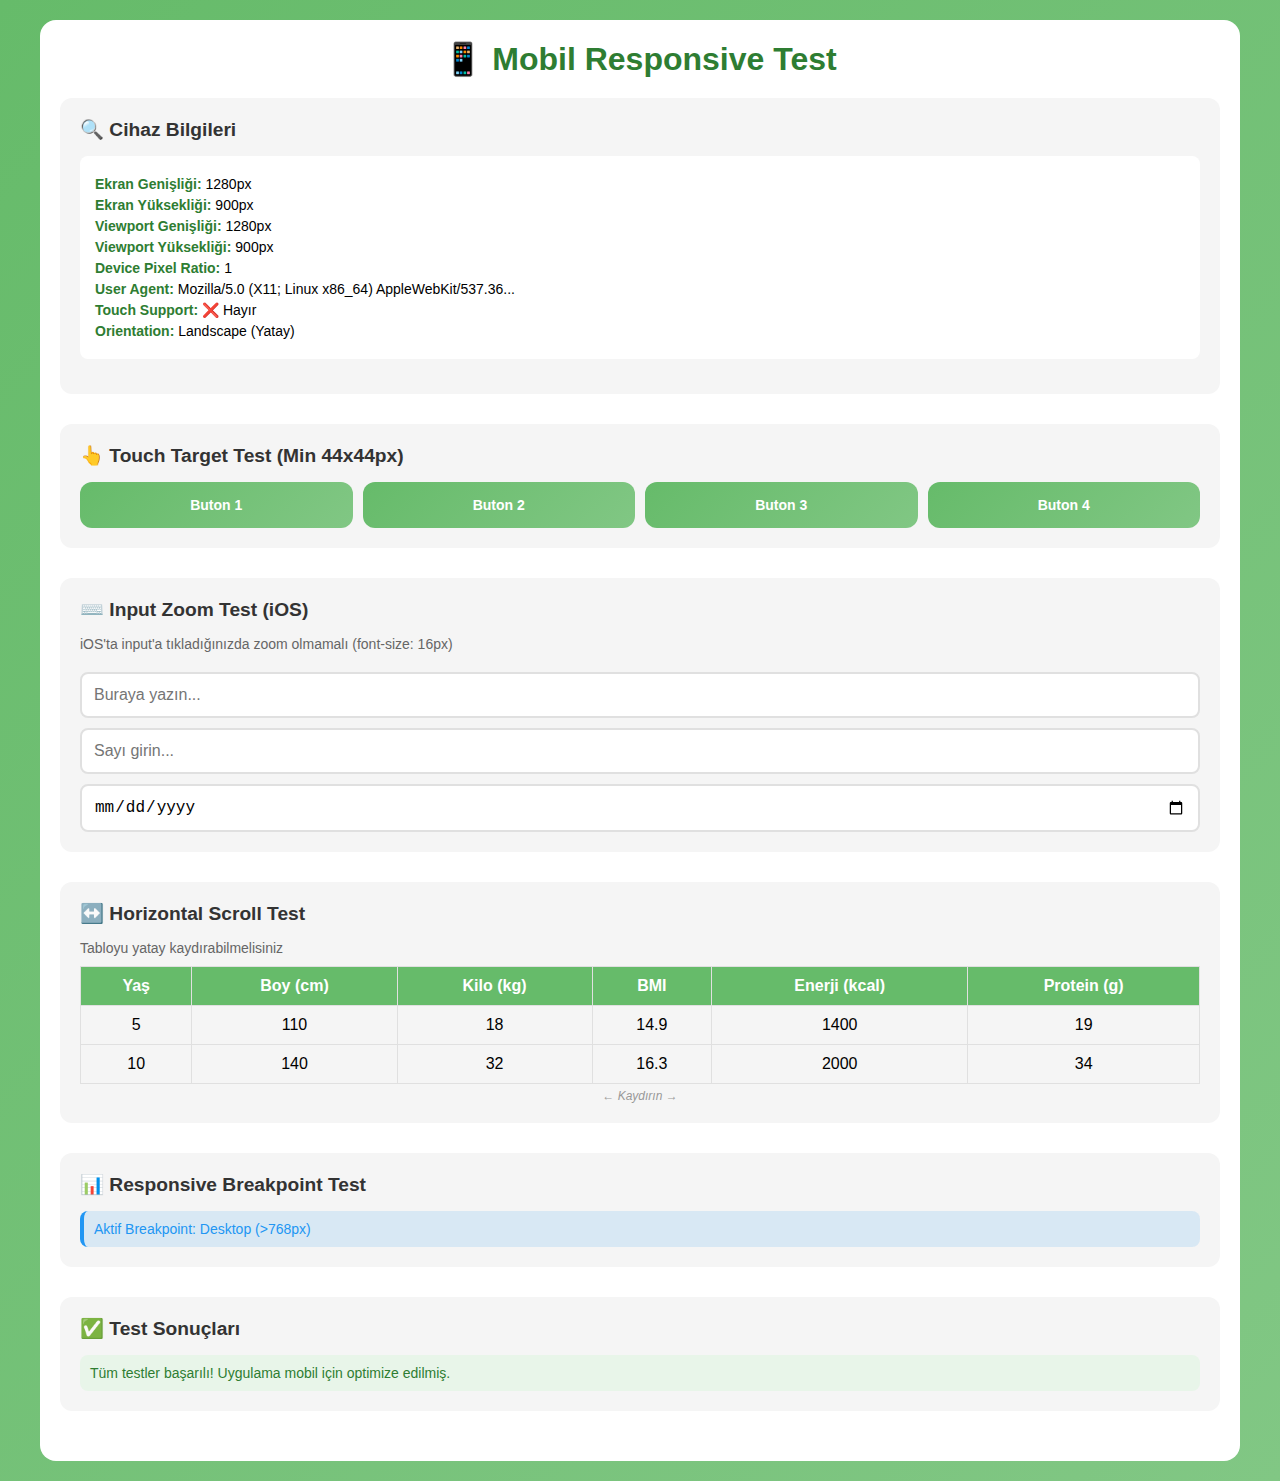
<file: MOBILE_TEST.html>
<!DOCTYPE html>
<html lang="tr">
<head>
    <meta charset="UTF-8">
    <meta name="viewport" content="width=device-width, initial-scale=1.0">
    <title>Mobil Test - Metabolizma PKU</title>
    <style>
        * {
            margin: 0;
            padding: 0;
            box-sizing: border-box;
        }
        
        body {
            font-family: -apple-system, BlinkMacSystemFont, 'Segoe UI', Roboto, sans-serif;
            background: linear-gradient(135deg, #66BB6A 0%, #81C784 100%);
            padding: 20px;
        }
        
        .container {
            max-width: 1200px;
            margin: 0 auto;
            background: white;
            border-radius: 16px;
            padding: 20px;
        }
        
        h1 {
            color: #2E7D32;
            margin-bottom: 20px;
            text-align: center;
        }
        
        .test-section {
            margin-bottom: 30px;
            padding: 20px;
            background: #f5f5f5;
            border-radius: 12px;
        }
        
        .test-section h2 {
            color: #333;
            margin-bottom: 15px;
            font-size: 1.2em;
        }
        
        .device-info {
            background: white;
            padding: 15px;
            border-radius: 8px;
            margin-bottom: 15px;
        }
        
        .device-info p {
            margin: 5px 0;
            font-size: 14px;
        }
        
        .device-info strong {
            color: #2E7D32;
        }
        
        .test-buttons {
            display: grid;
            grid-template-columns: repeat(auto-fit, minmax(150px, 1fr));
            gap: 10px;
            margin-top: 15px;
        }
        
        .test-btn {
            padding: 15px;
            background: linear-gradient(135deg, #66BB6A 0%, #81C784 100%);
            color: white;
            border: none;
            border-radius: 12px;
            font-size: 14px;
            font-weight: 600;
            cursor: pointer;
            min-height: 44px;
            transition: transform 0.2s;
        }
        
        .test-btn:active {
            transform: scale(0.95);
        }
        
        .test-input {
            width: 100%;
            padding: 12px;
            border: 2px solid #e0e0e0;
            border-radius: 8px;
            font-size: 16px;
            margin-top: 10px;
        }
        
        .test-input:focus {
            outline: none;
            border-color: #66BB6A;
        }
        
        .scroll-test {
            overflow-x: auto;
            -webkit-overflow-scrolling: touch;
        }
        
        .scroll-test table {
            width: 100%;
            min-width: 600px;
            border-collapse: collapse;
        }
        
        .scroll-test th,
        .scroll-test td {
            padding: 10px;
            border: 1px solid #e0e0e0;
            text-align: center;
        }
        
        .scroll-test th {
            background: #66BB6A;
            color: white;
        }
        
        .status {
            padding: 10px;
            background: #e8f5e9;
            border-radius: 8px;
            margin-top: 10px;
            font-size: 14px;
        }
        
        .status.success {
            background: #e8f5e9;
            color: #2E7D32;
        }
        
        .status.warning {
            background: #fff3cd;
            color: #856404;
        }
        
        @media (max-width: 768px) {
            body {
                padding: 10px;
            }
            
            .container {
                padding: 15px;
                border-radius: 12px;
            }
            
            h1 {
                font-size: 1.5em;
            }
            
            .test-section {
                padding: 15px;
            }
            
            .test-section h2 {
                font-size: 1.1em;
            }
        }
    </style>
</head>
<body>
    <div class="container">
        <h1>📱 Mobil Responsive Test</h1>
        
        <div class="test-section">
            <h2>🔍 Cihaz Bilgileri</h2>
            <div class="device-info">
                <p><strong>Ekran Genişliği:</strong> <span id="screenWidth">-</span>px</p>
                <p><strong>Ekran Yüksekliği:</strong> <span id="screenHeight">-</span>px</p>
                <p><strong>Viewport Genişliği:</strong> <span id="viewportWidth">-</span>px</p>
                <p><strong>Viewport Yüksekliği:</strong> <span id="viewportHeight">-</span>px</p>
                <p><strong>Device Pixel Ratio:</strong> <span id="pixelRatio">-</span></p>
                <p><strong>User Agent:</strong> <span id="userAgent">-</span></p>
                <p><strong>Touch Support:</strong> <span id="touchSupport">-</span></p>
                <p><strong>Orientation:</strong> <span id="orientation">-</span></p>
            </div>
        </div>
        
        <div class="test-section">
            <h2>👆 Touch Target Test (Min 44x44px)</h2>
            <div class="test-buttons">
                <button class="test-btn" onclick="testTouch(this)">Buton 1</button>
                <button class="test-btn" onclick="testTouch(this)">Buton 2</button>
                <button class="test-btn" onclick="testTouch(this)">Buton 3</button>
                <button class="test-btn" onclick="testTouch(this)">Buton 4</button>
            </div>
            <div id="touchStatus" class="status" style="display: none;"></div>
        </div>
        
        <div class="test-section">
            <h2>⌨️ Input Zoom Test (iOS)</h2>
            <p style="font-size: 14px; color: #666; margin-bottom: 10px;">
                iOS'ta input'a tıkladığınızda zoom olmamalı (font-size: 16px)
            </p>
            <input type="text" class="test-input" placeholder="Buraya yazın..." id="testInput">
            <input type="number" class="test-input" placeholder="Sayı girin..." id="testNumber">
            <input type="date" class="test-input" id="testDate">
        </div>
        
        <div class="test-section">
            <h2>↔️ Horizontal Scroll Test</h2>
            <p style="font-size: 14px; color: #666; margin-bottom: 10px;">
                Tabloyu yatay kaydırabilmelisiniz
            </p>
            <div class="scroll-test">
                <table>
                    <thead>
                        <tr>
                            <th>Yaş</th>
                            <th>Boy (cm)</th>
                            <th>Kilo (kg)</th>
                            <th>BMI</th>
                            <th>Enerji (kcal)</th>
                            <th>Protein (g)</th>
                        </tr>
                    </thead>
                    <tbody>
                        <tr>
                            <td>5</td>
                            <td>110</td>
                            <td>18</td>
                            <td>14.9</td>
                            <td>1400</td>
                            <td>19</td>
                        </tr>
                        <tr>
                            <td>10</td>
                            <td>140</td>
                            <td>32</td>
                            <td>16.3</td>
                            <td>2000</td>
                            <td>34</td>
                        </tr>
                    </tbody>
                </table>
            </div>
            <p style="font-size: 12px; color: #999; margin-top: 5px; text-align: center; font-style: italic;">
                ← Kaydırın →
            </p>
        </div>
        
        <div class="test-section">
            <h2>📊 Responsive Breakpoint Test</h2>
            <div id="breakpointStatus" class="status"></div>
        </div>
        
        <div class="test-section">
            <h2>✅ Test Sonuçları</h2>
            <div id="testResults" class="status success">
                Tüm testler başarılı! Uygulama mobil için optimize edilmiş.
            </div>
        </div>
    </div>
    
    <script>
        // Update device info
        function updateDeviceInfo() {
            document.getElementById('screenWidth').textContent = screen.width;
            document.getElementById('screenHeight').textContent = screen.height;
            document.getElementById('viewportWidth').textContent = window.innerWidth;
            document.getElementById('viewportHeight').textContent = window.innerHeight;
            document.getElementById('pixelRatio').textContent = window.devicePixelRatio;
            document.getElementById('userAgent').textContent = navigator.userAgent.substring(0, 50) + '...';
            document.getElementById('touchSupport').textContent = 'ontouchstart' in window ? '✅ Evet' : '❌ Hayır';
            document.getElementById('orientation').textContent = window.innerWidth > window.innerHeight ? 'Landscape (Yatay)' : 'Portrait (Dikey)';
            
            // Update breakpoint status
            const width = window.innerWidth;
            let breakpoint = '';
            let color = '';
            
            if (width <= 360) {
                breakpoint = 'Very Small Mobile (≤360px)';
                color = '#ff9800';
            } else if (width <= 480) {
                breakpoint = 'Small Mobile (≤480px)';
                color = '#ffc107';
            } else if (width <= 768) {
                breakpoint = 'Mobile/Tablet (≤768px)';
                color = '#4caf50';
            } else {
                breakpoint = 'Desktop (>768px)';
                color = '#2196f3';
            }
            
            const breakpointStatus = document.getElementById('breakpointStatus');
            breakpointStatus.textContent = `Aktif Breakpoint: ${breakpoint}`;
            breakpointStatus.style.background = color + '22';
            breakpointStatus.style.color = color;
            breakpointStatus.style.borderLeft = `4px solid ${color}`;
        }
        
        // Touch test
        function testTouch(button) {
            const touchStatus = document.getElementById('touchStatus');
            touchStatus.style.display = 'block';
            touchStatus.textContent = `✅ ${button.textContent} başarıyla tıklandı! Touch target çalışıyor.`;
            touchStatus.className = 'status success';
            
            setTimeout(() => {
                touchStatus.style.display = 'none';
            }, 2000);
        }
        
        // Input focus test
        document.getElementById('testInput').addEventListener('focus', function() {
            console.log('Input focused - checking for zoom...');
            setTimeout(() => {
                const currentZoom = window.visualViewport ? window.visualViewport.scale : 1;
                console.log('Current zoom level:', currentZoom);
            }, 300);
        });
        
        // Initial update
        updateDeviceInfo();
        
        // Update on resize and orientation change
        window.addEventListener('resize', updateDeviceInfo);
        window.addEventListener('orientationchange', updateDeviceInfo);
        
        // Log viewport changes
        if (window.visualViewport) {
            window.visualViewport.addEventListener('resize', () => {
                console.log('Visual viewport changed:', window.visualViewport.scale);
            });
        }
    </script>
</body>
</html>
</file>
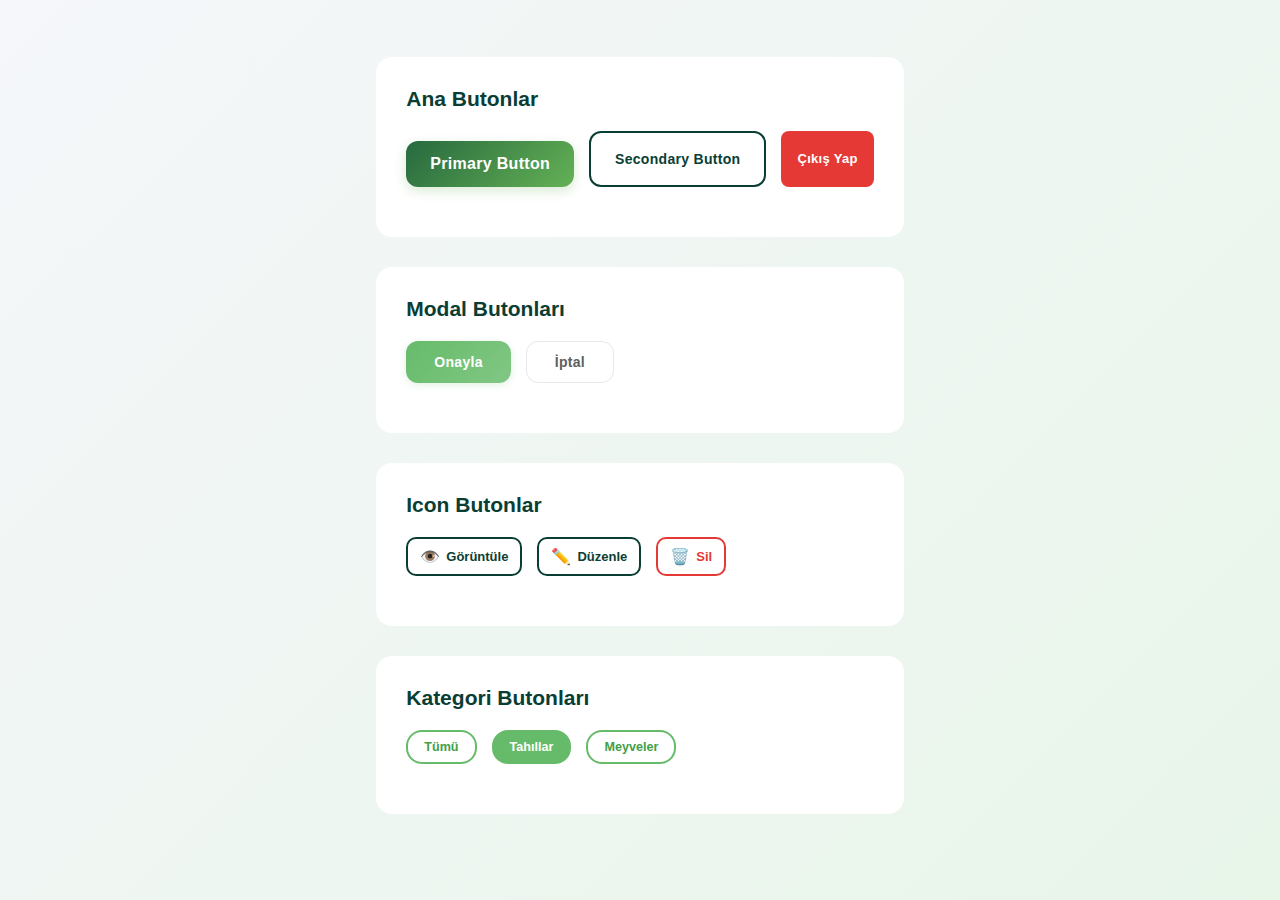
<file: test-buttons.html>
<!DOCTYPE html>
<html lang="tr">
<head>
    <meta charset="UTF-8">
    <meta name="viewport" content="width=device-width, initial-scale=1.0">
    <title>Buton Test Sayfası</title>
    <link rel="stylesheet" href="css/main.css">
    <link rel="stylesheet" href="css/modal.css">
    <link rel="stylesheet" href="css/patients.css">
    <link rel="stylesheet" href="css/auth.css">
    <link rel="stylesheet" href="css/food-selection.css">
    <style>
        body {
            padding: 40px;
        }
        .test-section {
            background: white;
            padding: 30px;
            margin-bottom: 30px;
            border-radius: 16px;
        }
        .test-section h2 {
            margin-bottom: 20px;
            color: var(--dark-slate);
        }
        .button-row {
            display: flex;
            gap: 15px;
            margin-bottom: 20px;
            flex-wrap: wrap;
        }
    </style>
</head>
<body>
    <div class="container">
        <div class="test-section">
            <h2>Ana Butonlar</h2>
            <div class="button-row">
                <button class="btn-primary">Primary Button</button>
                <button class="btn-secondary">Secondary Button</button>
                <button class="btn-logout">Çıkış Yap</button>
            </div>
        </div>

        <div class="test-section">
            <h2>Modal Butonları</h2>
            <div class="button-row">
                <button class="modal-btn modal-btn-confirm">Onayla</button>
                <button class="modal-btn modal-btn-cancel">İptal</button>
            </div>
        </div>

        <div class="test-section">
            <h2>Icon Butonlar</h2>
            <div class="button-row">
                <button class="btn-icon">
                    <span class="btn-icon-emoji">👁️</span>
                    <span class="btn-icon-text">Görüntüle</span>
                </button>
                <button class="btn-icon">
                    <span class="btn-icon-emoji">✏️</span>
                    <span class="btn-icon-text">Düzenle</span>
                </button>
                <button class="btn-icon btn-danger">
                    <span class="btn-icon-emoji">🗑️</span>
                    <span class="btn-icon-text">Sil</span>
                </button>
            </div>
        </div>

        <div class="test-section">
            <h2>Kategori Butonları</h2>
            <div class="button-row">
                <button class="category-btn">Tümü</button>
                <button class="category-btn active">Tahıllar</button>
                <button class="category-btn">Meyveler</button>
            </div>
        </div>
    </div>
</body>
</html>
</file>
<file: css/main.css>
/* Main Styles */
:root {
    --mint-cream: #e9e6d5;
    --dark-slate: #0a3e34;
    --muted-teal: #64b155;
    --frosted-mint: #aada8e;
    --old-gold: #27693f;
    --text-dark: #1a1a1a;
    --text-medium: #424242;
    --text-light: #757575;
    --border-light: #e8e8e8;
    --bg-light: #e9e6d5;
}

* {
    margin: 0;
    padding: 0;
    box-sizing: border-box;
}

body {
    font-family: -apple-system, BlinkMacSystemFont, 'Segoe UI', 'Roboto', 'Helvetica Neue', Arial, sans-serif;
    background: linear-gradient(135deg, #f5f7fa 0%, #e8f5e9 100%);
    min-height: 100vh;
    padding: 20px;
    font-size: 14px;
    -webkit-font-smoothing: antialiased;
    -moz-osx-font-smoothing: grayscale;
}

@media (max-width: 768px) {
    body {
        padding: 12px;
        font-size: 13px;
    }
}

.container {
    max-width: 1200px;
    margin: 0 auto;
    background: transparent;
    border-radius: 16px;
    overflow: visible;
}

header {
    background: white;
    color: var(--dark-slate);
    padding: 24px 32px;
    border-radius: 20px;
    margin-bottom: 24px;
    box-shadow: 0 2px 12px rgba(0, 0, 0, 0.04);
}

@media (max-width: 768px) {
    header {
        padding: 16px 18px;
    }
}

.header-content {
    display: flex;
    justify-content: space-between;
    align-items: center;
    flex-wrap: wrap;
    gap: 15px;
}

.header-content > div:first-child {
    text-align: left;
}

header h1 {
    font-size: 28px;
    margin-bottom: 4px;
    font-weight: 700;
    letter-spacing: -0.5px;
    color: var(--dark-slate);
}

header p {
    font-size: 14px;
    color: #7f8c8d;
    font-weight: 400;
    margin: 0;
}

@media (max-width: 768px) {
    header h1 {
        font-size: 1.4em;
        margin-bottom: 4px;
    }
    
    header p {
        font-size: 0.85em;
    }
}

.user-info {
    display: flex;
    align-items: center;
    gap: 12px;
    background: rgba(255, 255, 255, 0.15);
    padding: 10px 16px;
    border-radius: 12px;
    backdrop-filter: blur(10px);
}

.user-info span {
    font-weight: 500;
    font-size: 14px;
}

.btn-logout {
    position: relative;
    background: rgba(255, 255, 255, 0.25);
    color: white;
    border: 2px solid rgba(255, 255, 255, 0.4);
    padding: 8px 18px;
    border-radius: 10px;
    cursor: pointer;
    font-weight: 600;
    font-size: 13px;
    letter-spacing: 0.3px;
    overflow: hidden;
    z-index: 1;
    transition: all 0.3s ease;
}

.btn-logout::after {
    content: " ";
    width: 0%;
    height: 100%;
    background: white;
    position: absolute;
    transition: all 0.4s ease-in-out;
    right: 0;
    top: 0;
    z-index: -1;
}

.btn-logout:hover::after {
    right: auto;
    left: 0;
    width: 100%;
}

.btn-logout:hover {
    color: var(--dark-slate);
    border-color: white;
    animation: scaleUp 0.3s ease-in-out;
}

.section {
    background: white;
    border-radius: 20px;
    padding: 32px;
    box-shadow: 0 2px 12px rgba(0, 0, 0, 0.04);
    margin-bottom: 24px;
    overflow: visible;
}

@media (max-width: 768px) {
    .section {
        border-radius: 16px;
        padding: 20px;
        margin-bottom: 16px;
    }
}

.section:last-child {
    margin-bottom: 0;
}

.section h2 {
    color: var(--dark-slate);
    margin-bottom: 15px;
    font-size: 1.4em;
    border-left: 4px solid var(--muted-teal);
    padding-left: 12px;
    text-align: center;
    border-left: none;
    border-bottom: 3px solid var(--old-gold);
    padding-left: 0;
    padding-bottom: 8px;
}

@media (max-width: 768px) {
    .section h2 {
        font-size: 1.15em;
        margin-bottom: 12px;
        padding-bottom: 6px;
        border-bottom-width: 2px;
    }
}

/* Form Elements */
.form-group {
    margin-bottom: 15px;
}

.form-group label {
    display: block;
    margin-bottom: 8px;
    font-weight: 600;
    color: #424242;
    font-size: 14px;
}

.form-group input[type="text"],
.form-group input[type="date"],
.form-group input[type="number"] {
    width: 100%;
    padding: 12px 16px;
    border: 1px solid #e8e8e8;
    border-radius: 12px;
    font-size: 15px;
    background: #fafafa;
    transition: all 0.2s ease;
}

.form-group input:focus {
    outline: none;
    border-color: var(--muted-teal);
    background: white;
    box-shadow: 0 0 0 4px rgba(124, 169, 130, 0.12);
}

.radio-group {
    display: flex;
    gap: 20px;
    justify-content: center;
}

.radio-group label {
    display: flex;
    align-items: center;
    gap: 8px;
    cursor: pointer;
}

/* Buttons - Animated Style */
.btn-primary, .btn-secondary {
    position: relative;
    display: inline-flex;
    justify-content: center;
    align-items: center;
    padding: 12px 24px;
    border: none;
    border-radius: 12px;
    font-size: 14px;
    font-weight: 600;
    cursor: pointer;
    overflow: hidden;
    letter-spacing: 0.3px;
    transition: all 0.3s ease-in-out;
    z-index: 1;
}

.btn-primary {
    background: linear-gradient(135deg, var(--old-gold), var(--muted-teal));
    color: white;
    border: none;
    box-shadow: 0 4px 12px rgba(100, 177, 85, 0.25);
}

.btn-primary::after {
    display: none;
}

.btn-primary:hover {
    transform: translateY(-2px);
    box-shadow: 0 6px 20px rgba(100, 177, 85, 0.35);
    animation: none;
}

.btn-primary:active {
    transform: translateY(0);
}

.btn-secondary {
    background: white;
    color: var(--dark-slate);
    border: 2px solid var(--dark-slate);
}

.btn-secondary::after {
    content: " ";
    width: 0%;
    height: 100%;
    background: var(--dark-slate);
    position: absolute;
    transition: all 0.4s ease-in-out;
    right: 0;
    top: 0;
    z-index: -1;
}

.btn-secondary:hover::after {
    right: auto;
    left: 0;
    width: 100%;
}

.btn-secondary:hover {
    color: white;
    border-color: var(--dark-slate);
    transform: translateY(-2px);
    box-shadow: 0 4px 12px rgba(10, 62, 52, 0.2);
}

@keyframes scaleUp {
    0% {
        transform: scale(1);
    }
    50% {
        transform: scale(0.95);
    }
    100% {
        transform: scale(1);
    }
}

/* Warning Box */
.warning-box {
    background: #fff3cd;
    border: 2px solid #ffc107;
    border-radius: 8px;
    padding: 15px;
    margin-bottom: 20px;
    color: #856404;
}

.warning-box strong {
    display: block;
    margin-bottom: 5px;
}

@media (max-width: 768px) {
    .warning-box {
        padding: 12px;
        font-size: 0.9em;
    }
}

/* Age Display */
.age-display {
    display: inline-block;
    margin-left: 15px;
    padding: 5px 15px;
    background: var(--frosted-mint);
    border-radius: 20px;
    color: var(--dark-slate);
    font-weight: 600;
}

/* Responsive */
@media (max-width: 768px) {
    body {
        padding: 12px;
    }
    
    .container {
        border-radius: 0;
    }
    
    header {
        border-radius: 20px;
        margin-bottom: 20px;
    }
    
    header {
        padding: 12px 15px;
    }
    
    header h1 {
        font-size: 1.3em;
        margin-bottom: 3px;
    }
    
    header p {
        font-size: 0.8em;
        margin: 0;
    }
    
    .header-content {
        gap: 10px;
    }
    
    .header-actions {
        flex-direction: row;
        gap: 8px;
        flex-wrap: wrap;
    }
    
    .header-actions button {
        flex: 1;
        min-width: 100px;
        padding: 8px 12px;
        font-size: 13px;
    }
    
    .user-info {
        padding: 8px 12px;
        font-size: 13px;
    }
    
    .btn-logout {
        padding: 6px 12px;
        font-size: 12px;
    }
    
    .section {
        padding: 15px;
    }
    
    .section h2 {
        font-size: 1.3em;
        padding-left: 10px;
    }
    
    .btn-primary, .btn-secondary {
        width: 100%;
        padding: 14px 20px;
        font-size: 1em;
    }
    
    .form-group input[type="text"],
    .form-group input[type="date"],
    .form-group input[type="number"] {
        font-size: 16px; /* Prevents zoom on iOS */
    }
    
    .radio-group {
        flex-direction: column;
        gap: 12px;
    }
    
    .age-display {
        display: block;
        margin-left: 0;
        margin-top: 10px;
    }
}

/* Notification Animation */
@keyframes slideIn {
    from {
        transform: translateX(400px);
        opacity: 0;
    }
    to {
        transform: translateX(0);
        opacity: 1;
    }
}

/* Percentile Selection Styles */
input[name="percentileSelection"] {
    cursor: pointer;
}

input[name="percentileSelection"]:checked + span {
    color: var(--dark-slate);
}

label:has(input[name="percentileSelection"]:checked) {
    background: var(--frosted-mint) !important;
    border-color: var(--muted-teal) !important;
    box-shadow: 0 2px 8px rgba(124, 169, 130, 0.3);
}

label:has(input[name="percentileSelection"]):hover {
    transform: translateY(-2px);
    box-shadow: 0 4px 12px rgba(0, 0, 0, 0.1);
}

/* Hide sections until calculation */
.section.hidden-until-calculation {
    display: none;
}

.section.show-section {
    display: block;
    animation: fadeIn 0.5s ease-in;
}

@keyframes fadeIn {
    from {
        opacity: 0;
        transform: translateY(20px);
    }
    to {
        opacity: 1;
        transform: translateY(0);
    }
}

/* Header Actions */
.header-actions {
    display: flex;
    align-items: center;
    gap: 15px;
}

/* Export Actions */
.export-actions {
    display: flex;
    gap: 15px;
    flex-wrap: wrap;
}

/* Notification Animations */
@keyframes slideIn {
    from {
        transform: translateX(400px);
        opacity: 0;
    }
    to {
        transform: translateX(0);
        opacity: 1;
    }
}

@keyframes slideOut {
    from {
        transform: translateX(0);
        opacity: 1;
    }
    to {
        transform: translateX(400px);
        opacity: 0;
    }
}

/* Card Styles - Clean Design */
.card {
    width: 100%;
    min-height: auto;
    border-radius: 30px;
    background: #e0e0e0;
    box-shadow: none;
    margin-bottom: 30px;
    padding: 0;
    transition: all 0.3s ease;
}

.card:hover {
    transform: translateY(-2px);
}

.card .section {
    background: transparent;
    border-bottom: none;
    padding: 30px;
}

.card .section h2 {
    color: var(--dark-slate);
    margin-bottom: 20px;
}

/* Responsive Card Styles */
@media (max-width: 768px) {
    .card {
        border-radius: 20px;
        margin-bottom: 20px;
        box-shadow: none;
    }
    
    .card .section {
        padding: 20px;
    }
    
    .card:hover {
        transform: none;
    }
}

/* Card içindeki özel elementler için düzenlemeler */
.card .personal-info-compact,
.card .needs-grid,
.card .export-actions,
.card .tab-container {
    background: rgba(255, 255, 255, 0.5);
    padding: 20px;
    border-radius: 15px;
    margin-top: 15px;
}

@media (max-width: 768px) {
    .card .personal-info-compact,
    .card .needs-grid,
    .card .export-actions,
    .card .tab-container {
        padding: 15px;
        border-radius: 12px;
    }
}
</file>
<file: css/user-input.css>
/* User Input Specific Styles - Compact Version */

:root {
    --mint-cream: #e9e6d5;
    --dark-slate: #0a3e34;
    --muted-teal: #64b155;
    --frosted-mint: #aada8e;
    --old-gold: #27693f;
}

#personal-info {
    background: linear-gradient(135deg, var(--dark-slate) 0%, var(--muted-teal) 100%);
    border-radius: 12px;
    padding: 25px;
    box-shadow: 0 4px 20px rgba(36, 62, 54, 0.35);
    position: relative;
    overflow: hidden;
    margin: 0;
}

#personal-info h2 {
    color: white;
    text-align: center;
    font-size: 1.5em;
    margin-bottom: 20px;
    text-shadow: 0 2px 8px rgba(0,0,0,0.2);
}

.personal-info-compact {
    max-width: 1000px;
    margin: 0 auto;
    width: 100%;
    box-sizing: border-box;
}

.info-row {
    display: grid;
    grid-template-columns: repeat(auto-fit, minmax(200px, 1fr));
    gap: 15px;
    margin-bottom: 15px;
    width: 100%;
    box-sizing: border-box;
}

.info-row:last-child {
    margin-bottom: 0;
}

#personal-info .form-group {
    background: rgba(255, 255, 255, 0.95);
    padding: 12px 15px;
    border-radius: 8px;
    box-shadow: 0 2px 8px rgba(46, 125, 50, 0.1);
    transition: all 0.3s ease;
}

#personal-info .form-group:hover {
    box-shadow: 0 4px 12px rgba(0,0,0,0.15);
}

#personal-info label {
    display: block;
    font-weight: 600;
    color: var(--dark-slate);
    margin-bottom: 6px;
    font-size: 0.85em;
}

.age-display-inline {
    display: inline-block;
    margin-left: 8px;
    padding: 2px 8px;
    background: var(--frosted-mint);
    border-radius: 12px;
    color: var(--dark-slate);
    font-weight: 600;
    font-size: 0.85em;
}

#personal-info input[type="text"],
#personal-info input[type="number"],
#personal-info input[type="date"] {
    width: 100%;
    padding: 8px 10px;
    border: 2px solid #aada8e;
    border-radius: 6px;
    font-size: 0.95em;
    transition: all 0.3s ease;
    background: white;
    box-sizing: border-box;
    font-family: inherit;
}

#personal-info input[type="text"]::placeholder,
#personal-info input[type="number"]::placeholder {
    color: #a0aec0;
    font-style: italic;
}

#personal-info input[type="text"]:focus,
#personal-info input[type="number"]:focus,
#personal-info input[type="date"]:focus {
    outline: none;
    border-color: #64b155;
    box-shadow: 0 0 0 4px rgba(100, 177, 85, 0.15);
    transform: scale(1.02);
}

#personal-info input[type="text"]:valid,
#personal-info input[type="number"]:valid,
#personal-info input[type="date"]:valid {
    border-color: #27693f;
}

#personal-info input[type="text"]:valid:focus,
#personal-info input[type="number"]:valid:focus,
#personal-info input[type="date"]:valid:focus {
    border-color: #27693f;
    box-shadow: 0 0 0 4px rgba(39, 105, 63, 0.15);
}

/* Gender Selection - Compact */
.gender-compact {
    display: flex;
    flex-direction: column;
}

.radio-group-compact {
    display: flex;
    gap: 8px;
}

.gender-option-compact {
    flex: 1;
    display: flex;
    align-items: center;
    justify-content: center;
    padding: 8px 10px;
    background: white;
    border: 2px solid #aada8e;
    border-radius: 6px;
    cursor: pointer;
    transition: all 0.3s ease;
    font-size: 0.9em;
}

.gender-option-compact:hover {
    border-color: #64b155;
    background: #e9e6d5;
}

.gender-option-compact input[type="radio"] {
    display: none;
}

.gender-option-compact input[type="radio"]:checked + span {
    font-weight: 600;
}

.gender-option-compact:has(input[type="radio"]:checked) {
    background: linear-gradient(135deg, var(--dark-slate) 0%, var(--muted-teal) 100%);
    border-color: var(--muted-teal);
    color: white;
    box-shadow: 0 2px 8px rgba(36, 62, 54, 0.35);
}

.gender-option-compact span {
    display: flex;
    align-items: center;
    gap: 4px;
}

@keyframes fadeIn {
    from {
        opacity: 0;
        transform: translateY(-5px);
    }
    to {
        opacity: 1;
        transform: translateY(0);
    }
}

/* Old gender selection styles - keep for compatibility */
#personal-info .radio-group {
    display: flex;
    gap: 20px;
    justify-content: center;
}

.gender-option {
    background: rgba(255, 255, 255, 0.95);
    padding: 20px 40px;
    border-radius: 15px;
    cursor: pointer;
    transition: all 0.3s ease;
    display: flex;
    flex-direction: column;
    align-items: center;
    gap: 10px;
    font-weight: 600;
    color: #4a5568;
    text-transform: none;
    letter-spacing: normal;
    box-shadow: 0 4px 15px rgba(0,0,0,0.1);
    position: relative;
    min-width: 140px;
}

.gender-option:hover {
    transform: translateY(-5px);
    box-shadow: 0 8px 25px rgba(0,0,0,0.15);
}

.gender-option input[type="radio"] {
    position: absolute;
    opacity: 0;
    cursor: pointer;
}

.gender-icon {
    font-size: 3em;
    transition: transform 0.3s ease;
}

.gender-option:hover .gender-icon {
    transform: scale(1.1);
}

.gender-text {
    font-size: 1.1em;
    font-weight: 600;
}

.gender-option:has(input[type="radio"]:checked) {
    background: linear-gradient(135deg, var(--dark-slate) 0%, var(--muted-teal) 100%);
    box-shadow: 0 8px 25px rgba(36, 62, 54, 0.4);
}

.gender-option input[type="radio"]:checked ~ .gender-icon,
.gender-option input[type="radio"]:checked ~ .gender-text {
    color: white;
}

.gender-option:has(input[type="radio"]:checked) .gender-icon {
    transform: scale(1.15);
}

/* Tab Container */
.tab-container {
    display: flex;
    gap: 15px;
    margin-bottom: 25px;
    overflow-x: auto;
    -webkit-overflow-scrolling: touch;
    justify-content: center;
    padding: 5px;
}

.tab-button {
    position: relative;
    padding: 15px 35px;
    border: 2px solid var(--dark-slate);
    background: white;
    color: var(--dark-slate);
    font-size: 1em;
    font-weight: 600;
    cursor: pointer;
    border-radius: 12px;
    white-space: nowrap;
    flex-shrink: 0;
    overflow: hidden;
    z-index: 1;
    transition: all 0.3s ease;
}

.tab-button::after {
    content: " ";
    width: 0%;
    height: 100%;
    background: var(--dark-slate);
    position: absolute;
    transition: all 0.4s ease-in-out;
    right: 0;
    top: 0;
    z-index: -1;
}

.tab-button:hover::after {
    right: auto;
    left: 0;
    width: 100%;
}

.tab-button:hover {
    color: white;
    border-color: var(--dark-slate);
    animation: scaleUp 0.3s ease-in-out;
}

.tab-button.active {
    background: var(--dark-slate);
    color: white;
    border-color: var(--dark-slate);
}

.tab-button.active::after {
    width: 100%;
    left: 0;
}

@keyframes scaleUp {
    0% {
        transform: scale(1);
    }
    50% {
        transform: scale(0.95);
    }
    100% {
        transform: scale(1);
    }
}

.source-description {
    padding: 20px;
    background: linear-gradient(135deg, #e9e6d5 0%, #aada8e 100%);
    border-radius: 12px;
    margin-top: 15px;
    line-height: 1.6;
    font-size: 0.95em;
    border-left: 4px solid #64b155;
    box-shadow: 0 2px 10px rgba(0,0,0,0.05);
}

/* Calculate Button Enhancement */
#percentile-source .btn-primary {
    padding: 16px 50px;
    font-size: 1.1em;
    background: linear-gradient(135deg, var(--dark-slate) 0%, var(--muted-teal) 100%);
    border-radius: 12px;
    box-shadow: 0 6px 20px rgba(36, 62, 54, 0.35);
    transition: all 0.3s ease;
    position: relative;
    overflow: hidden;
}

#percentile-source .btn-primary::before {
    content: '🚀';
    margin-right: 10px;
}

#percentile-source .btn-primary:hover {
    transform: translateY(-3px);
    box-shadow: 0 10px 30px rgba(100, 177, 85, 0.4);
}

#percentile-source .btn-primary:active {
    transform: translateY(-1px);
}

@media (max-width: 768px) {
    #personal-info {
        padding: 20px 15px;
        border-radius: 10px;
    }

    #personal-info h2 {
        font-size: 1.3em;
        margin-bottom: 15px;
    }

    .info-row {
        grid-template-columns: 1fr;
        gap: 12px;
        margin-bottom: 12px;
        width: 100%;
    }

    #personal-info .form-group {
        padding: 10px 12px;
        width: 100%;
        box-sizing: border-box;
        overflow: hidden;
        max-width: 100%;
    }
    
    #personal-info .form-group * {
        max-width: 100%;
        box-sizing: border-box;
    }

    #personal-info label {
        font-size: 0.8em;
        margin-bottom: 5px;
    }

    #personal-info input[type="text"],
    #personal-info input[type="number"],
    #personal-info input[type="date"] {
        padding: 8px;
        font-size: 16px;
        width: 100%;
        box-sizing: border-box;
        max-width: 100%;
        border: 2px solid #c8e6c9;
        border-radius: 6px;
    }
    
    /* Doğum tarihi özel düzeltme */
    #birthDate {
        width: 100% !important;
        max-width: 100% !important;
        box-sizing: border-box !important;
    }

    .age-display-inline {
        display: block;
        margin-left: 0;
        margin-top: 5px;
        font-size: 0.8em;
    }

    .radio-group-compact {
        flex-direction: column;
        gap: 6px;
    }

    .gender-option-compact {
        padding: 10px;
    }
    
    .tab-button {
        padding: 10px 20px;
        font-size: 0.9em;
    }
}

/* Persentil Tabloları Önizleme */
.percentile-table-section {
    margin-bottom: 20px;
    padding: 0;
    background: transparent;
    border-radius: 8px;
}

.percentile-table-section h3 {
    margin-top: 0;
    margin-bottom: 15px;
    color: #27693f;
    font-size: 1.1em;
    font-weight: 600;
    padding: 12px 15px;
    background: linear-gradient(135deg, #e9e6d5 0%, #aada8e 100%);
    border-radius: 8px 8px 0 0;
    border-left: 4px solid #64b155;
}

.tables-preview {
    display: grid;
    grid-template-columns: 1fr 1fr;
    gap: 20px;
}

.preview-table {
    width: 100%;
    border-collapse: collapse;
    font-size: 0.95em;
    box-shadow: 0 2px 8px rgba(0,0,0,0.08);
    border-radius: 8px;
    overflow: hidden;
}

.preview-table thead {
    background: linear-gradient(135deg, var(--dark-slate) 0%, var(--muted-teal) 100%);
    color: white;
}

.preview-table th {
    padding: 12px 8px;
    border: none;
    text-align: center;
    font-weight: 600;
    font-size: 0.9em;
}

.preview-table td {
    padding: 12px 8px;
    border: 1px solid #e8f5e9;
    text-align: center;
    font-size: 0.95em;
    background: white;
}

.preview-table tbody tr:hover {
    background: #f1f8f4 !important;
}

/* Persentil tablo container stilleri */
#neyziTablesPreview > div,
#whoTablesPreview > div {
    background: white;
    border-radius: 8px;
    box-shadow: 0 2px 8px rgba(0,0,0,0.08);
    overflow: hidden;
}

#neyziTablesPreview > div > div:first-child,
#whoTablesPreview > div > div:first-child {
    padding: 12px 15px;
    background: linear-gradient(135deg, #e9e6d5 0%, #aada8e 100%);
    border-bottom: 2px solid #64b155;
}

#neyziTablesPreview h4,
#whoTablesPreview h4 {
    margin: 15px 15px 10px 15px;
    color: #27693f;
    font-size: 1em;
    font-weight: 600;
}

#neyziTablesPreview table,
#whoTablesPreview table {
    margin: 0 15px 15px 15px;
    width: calc(100% - 30px);
}

@media (max-width: 768px) {
    .tables-preview {
        grid-template-columns: 1fr;
    }
    
    .percentile-table-section h3 {
        font-size: 1em;
        padding: 10px 12px;
    }
    
    /* Önizleme tabloları normal boyutta kalsın */
    .preview-table {
        font-size: 0.85em;
    }
    
    .preview-table th,
    .preview-table td {
        padding: 8px 4px;
        font-size: 0.85em;
    }
    
    #neyziTablesPreview h4,
    #whoTablesPreview h4 {
        font-size: 0.9em;
        margin: 12px 12px 8px 12px;
    }
    
    #neyziTablesPreview table,
    #whoTablesPreview table {
        margin: 0 12px 12px 12px;
        width: calc(100% - 24px);
    }
}
</file>
<file: css/reference.css>
/* Reference Display Styles */
.reference-table {
    overflow-x: auto;
    margin-top: 20px;
    -webkit-overflow-scrolling: touch;
}

.reference-table table {
    width: 100%;
    border-collapse: collapse;
    background: white;
    box-shadow: 0 2px 8px rgba(0,0,0,0.1);
    min-width: 600px;
}

.reference-table th,
.reference-table td {
    padding: 12px;
    text-align: center;
    border: 1px solid #e0e0e0;
}

@media (max-width: 768px) {
    .reference-table th,
    .reference-table td {
        padding: 8px;
        font-size: 0.85em;
    }
}

.reference-table th {
    background: linear-gradient(135deg, #81C784 0%, #66BB6A 100%);
    color: white;
    font-weight: 600;
}

.reference-table tr:nth-child(even) {
    background: #f8f9fa;
}

.reference-table tr.highlighted {
    background: #fff3cd !important;
    font-weight: 600;
}

.reference-table tr.height-age-row {
    background: #e3f2fd !important;
    border: 2px solid #2196f3;
}

.reference-info {
    margin-top: 15px;
    padding: 15px;
    background: #e8f5e9;
    border-radius: 8px;
    border-left: 4px solid #66BB6A;
}

.reference-info h4 {
    color: #2e7d32;
    margin-bottom: 10px;
}

.reference-info p {
    margin: 5px 0;
    color: #1b5e20;
}

@media (max-width: 768px) {
    .reference-info {
        padding: 12px;
    }
    
    .reference-info h4 {
        font-size: 1em;
    }
    
    .reference-info p {
        font-size: 0.9em;
    }
}
</file>
<file: css/calculations.css>
/* Daily Needs Calculation Styles */
.needs-grid {
    display: grid;
    grid-template-columns: repeat(auto-fit, minmax(250px, 1fr));
    gap: 20px;
    margin-bottom: 20px;
}

@media (max-width: 768px) {
    .needs-grid {
        grid-template-columns: 1fr;
        gap: 15px;
    }
}

.need-item {
    padding: 20px;
    background: #f8f9fa;
    border-radius: 8px;
    border-left: 4px solid #66BB6A;
}

.need-item label {
    display: block;
    font-weight: 600;
    color: #333;
    margin-bottom: 10px;
}

.need-item span {
    display: block;
    font-size: 1.5em;
    color: #2E7D32;
    font-weight: 700;
    cursor: help;
    position: relative;
    padding: 5px;
    border-radius: 4px;
    transition: all 0.3s;
}

.need-item span:hover {
    background: #e8f5e9;
    transform: scale(1.05);
}

.need-item span[title] {
    text-decoration: underline;
    text-decoration-style: dotted;
    text-decoration-color: #66BB6A;
    text-underline-offset: 4px;
}

.need-item input {
    width: 100%;
    padding: 10px;
    border: 2px solid #e0e0e0;
    border-radius: 6px;
    font-size: 1.2em;
}

#calculateNeeds {
    width: 100%;
    max-width: 300px;
    display: block;
    margin: 20px auto 0;
}

@media (max-width: 768px) {
    .need-item {
        padding: 15px;
    }
    
    .need-item label {
        font-size: 0.9em;
    }
    
    .need-item span {
        font-size: 1.3em;
    }
    
    .need-item input {
        font-size: 16px; /* Prevents zoom on iOS */
        padding: 12px;
    }
    
    #calculateNeeds {
        max-width: 100%;
    }
}

/* Nutrition Reference Table */
.nutrition-table {
    overflow-x: auto;
    -webkit-overflow-scrolling: touch;
}

.nutrition-table table {
    width: 100%;
    border-collapse: collapse;
    background: white;
    box-shadow: 0 2px 8px rgba(0,0,0,0.1);
    min-width: 600px;
}

.nutrition-table th,
.nutrition-table td {
    padding: 12px;
    text-align: center;
    border: 1px solid #e0e0e0;
}

@media (max-width: 768px) {
    .nutrition-table th,
    .nutrition-table td {
        padding: 8px;
        font-size: 0.85em;
    }
}

.nutrition-table th {
    background: #66BB6A;
    color: white;
    font-weight: 600;
}

.nutrition-table tr:nth-child(even) {
    background: #f1f8e9;
}

.nutrition-table tr.active-row {
    background: #c8e6c9 !important;
    font-weight: 600;
    border: 2px solid #66BB6A;
}
</file>
<file: css/food-selection.css>
/* Food Selection Styles */

.food-selection-header {
    display: flex;
    gap: 15px;
    margin-bottom: 20px;
    align-items: center;
    flex-wrap: wrap;
}

.food-categories {
    display: flex;
    gap: 10px;
    flex-wrap: wrap;
    flex: 1;
    min-width: 300px;
}

.food-search-container {
    display: flex;
    align-items: center;
    gap: 8px;
    min-width: 250px;
}

.food-search-input {
    flex: 1;
    padding: 8px 12px;
    border: 2px solid #66BB6A;
    border-radius: 16px;
    font-size: 0.9em;
    outline: none;
    transition: all 0.3s;
}

.food-search-input:focus {
    border-color: #43A047;
    box-shadow: 0 0 0 3px rgba(102, 187, 106, 0.1);
}

.food-search-input::placeholder {
    color: #999;
}

.clear-search-btn {
    padding: 6px 10px;
    background: #f44336;
    color: white;
    border: none;
    border-radius: 50%;
    cursor: pointer;
    font-weight: bold;
    transition: all 0.3s;
    width: 30px;
    height: 30px;
    display: flex;
    align-items: center;
    justify-content: center;
}

.clear-search-btn:hover {
    background: #d32f2f;
}

.clear-search-btn.hidden {
    display: none;
}

.category-btn {
    padding: 8px 16px;
    border: 2px solid #66BB6A;
    background: white;
    color: #43A047;
    border-radius: 16px;
    cursor: pointer;
    font-weight: 600;
    transition: all 0.3s;
    white-space: nowrap;
    font-size: 0.9em;
}

.category-btn:hover {
    background: #e8f5e9;
}

.category-btn.active {
    background: #66BB6A;
    color: white;
}

@media (max-width: 768px) {
    .food-selection-header {
        flex-direction: column;
        align-items: stretch;
    }
    
    .food-categories {
        overflow-x: auto;
        -webkit-overflow-scrolling: touch;
        padding-bottom: 5px;
        min-width: 100%;
    }
    
    .category-btn {
        padding: 12px 24px;
        font-size: 0.95em;
    }
    
    .food-search-container {
        width: 100%;
        min-width: 100%;
    }
}

.food-list {
    display: grid;
    grid-template-columns: repeat(auto-fill, minmax(200px, 1fr));
    gap: 15px;
    margin-bottom: 30px;
    max-height: 400px;
    overflow-y: auto;
    padding: 10px;
    background: #f8f9fa;
    border-radius: 8px;
    -webkit-overflow-scrolling: touch;
}

@media (max-width: 768px) {
    .food-list {
        grid-template-columns: 1fr;
        max-height: 300px;
    }
}

.food-box {
    padding: 12px;
    background: white;
    border: 2px solid #e0e0e0;
    border-radius: 6px;
    cursor: move;
    transition: all 0.3s;
    text-align: center;
}

.food-box:hover {
    border-color: #66BB6A;
    transform: translateY(-2px);
    box-shadow: 0 4px 12px rgba(129, 199, 132, 0.2);
}

.food-box.dragging {
    opacity: 0.5;
}

.food-box h4 {
    color: #333;
    margin-bottom: 6px;
    font-size: 0.95em;
}

.food-box p {
    font-size: 0.8em;
    color: #666;
    margin: 3px 0;
}

/* Daily Intake */
.daily-intake {
    background: #f8f9fa;
    padding: 20px;
    border-radius: 8px;
    border: 2px dashed #66BB6A;
    min-height: 200px;
}

.daily-intake .intake-list {
    transition: all 0.3s;
}

.daily-intake .intake-list.drop-target-active {
    background: #e8f5e9;
    border: 2px dashed #66BB6A;
    border-radius: 8px;
    padding: 10px;
}

.daily-intake h3 {
    color: #2E7D32;
    margin-bottom: 15px;
}

.intake-list {
    margin-bottom: 20px;
    min-height: 100px;
    position: relative;
}

.intake-list:empty::before {
    content: 'Besin eklemek için buraya sürükleyin veya yukarıdaki listeden tıklayın';
    display: flex;
    align-items: center;
    justify-content: center;
    height: 100px;
    color: #999;
    font-style: italic;
    text-align: center;
    padding: 20px;
}

.intake-item {
    display: flex;
    justify-content: space-between;
    align-items: center;
    padding: 10px;
    background: white;
    border-radius: 6px;
    margin-bottom: 8px;
    border-left: 3px solid #66BB6A;
    cursor: move;
    transition: all 0.3s;
}

.intake-item:hover {
    box-shadow: 0 2px 8px rgba(0,0,0,0.1);
    transform: translateX(2px);
}

.intake-item.dragging {
    opacity: 0.5;
    cursor: grabbing;
}

.intake-item-info {
    flex: 1;
}

.intake-item-info h5 {
    color: #333;
    margin-bottom: 4px;
    font-size: 0.95em;
}

.intake-item-info p {
    font-size: 0.85em;
    color: #666;
}

.intake-item-controls {
    display: flex;
    gap: 10px;
    align-items: center;
}

.intake-item-controls button {
    width: 30px;
    height: 30px;
    border: none;
    background: #66BB6A;
    color: white;
    border-radius: 50%;
    cursor: pointer;
    font-weight: bold;
    transition: all 0.3s;
    flex-shrink: 0;
}

.intake-item-controls button:hover {
    background: #388E3C;
}

.intake-item-controls .remove-btn {
    background: #f44336;
}

.intake-item-controls .remove-btn:hover {
    background: #d32f2f;
}

@media (max-width: 768px) {
    .intake-item-controls button {
        width: 36px;
        height: 36px;
        font-size: 1.1em;
    }
}

.intake-item-controls input {
    width: 80px;
    padding: 5px;
    text-align: center;
    border: 1px solid #e0e0e0;
    border-radius: 4px;
    font-size: 16px; /* Prevents zoom on iOS */
}

@media (max-width: 768px) {
    .intake-item {
        flex-direction: column;
        align-items: flex-start;
        gap: 10px;
    }
    
    .intake-item-controls {
        width: 100%;
        justify-content: space-between;
    }
    
    .intake-item-controls input {
        width: 70px;
    }
    
    .food-box {
        padding: 12px;
    }
    
    .food-box h4 {
        font-size: 0.95em;
    }
    
    .food-box p {
        font-size: 0.8em;
    }
    
    .daily-intake {
        padding: 15px;
    }
    
    .daily-intake h3 {
        font-size: 1.1em;
    }
}

.intake-totals {
    padding: 15px;
    background: white;
    border-radius: 8px;
    margin-bottom: 20px;
}

.intake-totals div {
    padding: 8px 0;
    font-weight: 600;
    color: #333;
    border-bottom: 1px solid #e0e0e0;
}

.intake-totals div:last-child {
    border-bottom: none;
}

.intake-totals span {
    color: #2E7D32;
    font-size: 1.1em;
}

@media (max-width: 768px) {
    .intake-totals {
        padding: 12px;
    }
    
    .intake-totals div {
        font-size: 0.9em;
    }
    
    .intake-totals span {
        font-size: 1.1em;
    }
}

/* Progress Chart */
.progress-chart {
    margin-top: 20px;
}

.progress-item {
    margin-bottom: 15px;
}

.progress-item label {
    display: block;
    margin-bottom: 5px;
    font-weight: 600;
    color: #333;
}

.progress-bar-container {
    width: 100%;
    height: 30px;
    background: #e0e0e0;
    border-radius: 15px;
    overflow: hidden;
    position: relative;
}

.progress-bar {
    height: 100%;
    background: linear-gradient(90deg, #81C784 0%, #AED581 100%);
    transition: width 0.3s;
    display: flex;
    align-items: center;
    justify-content: center;
    color: white;
    font-weight: 600;
    font-size: 0.85em;
}

.progress-bar.over-limit {
    background: linear-gradient(90deg, #f44336 0%, #e91e63 100%);
}

.progress-text {
    position: absolute;
    right: 10px;
    top: 50%;
    transform: translateY(-50%);
    font-size: 0.85em;
    color: #333;
    font-weight: 600;
}

@media (max-width: 768px) {
    .progress-bar-container {
        height: 25px;
    }
    
    .progress-bar {
        font-size: 0.75em;
    }
    
    .progress-text {
        font-size: 0.75em;
        right: 5px;
    }
    
    .progress-item label {
        font-size: 0.9em;
    }
}

/* Quick Amount Modal */
.quick-amount-modal {
    position: fixed;
    top: 0;
    left: 0;
    right: 0;
    bottom: 0;
    background: rgba(0, 0, 0, 0.6);
    display: flex;
    align-items: center;
    justify-content: center;
    z-index: 10000;
    padding: 20px;
}

.quick-amount-content {
    background: white;
    border-radius: 12px;
    padding: 25px;
    max-width: 400px;
    width: 100%;
    box-shadow: 0 10px 40px rgba(0, 0, 0, 0.3);
}

.quick-amount-content h3 {
    color: #2E7D32;
    margin-bottom: 10px;
    font-size: 1.3em;
    text-align: center;
}

.quick-amount-content .food-info {
    text-align: center;
    color: #666;
    font-size: 0.95em;
    margin-bottom: 5px;
}

.quick-amount-content .food-nutrition {
    text-align: center;
    color: #999;
    font-size: 0.85em;
    margin-bottom: 20px;
    padding-bottom: 15px;
    border-bottom: 2px solid #e0e0e0;
}

.quick-amounts {
    display: grid;
    grid-template-columns: repeat(3, 1fr);
    gap: 10px;
    margin-bottom: 20px;
}

.quick-amount-btn {
    padding: 20px 10px;
    background: #e8f5e9;
    border: 2px solid #66BB6A;
    border-radius: 8px;
    color: #2E7D32;
    font-size: 1.1em;
    font-weight: 700;
    cursor: pointer;
    transition: all 0.2s;
    text-align: center;
}

.quick-amount-btn:hover {
    background: #66BB6A;
    color: white;
    transform: scale(1.05);
}

.quick-amount-btn small {
    display: block;
    font-size: 0.7em;
    font-weight: 400;
    margin-top: 3px;
}

.custom-amount-section {
    display: flex;
    gap: 10px;
    align-items: center;
    margin-bottom: 15px;
    padding: 15px;
    background: #f8f9fa;
    border-radius: 8px;
}

.custom-amount-section label {
    font-weight: 600;
    color: #333;
    white-space: nowrap;
}

.custom-amount-input {
    flex: 1;
    padding: 10px;
    border: 2px solid #e0e0e0;
    border-radius: 6px;
    font-size: 16px;
    text-align: center;
}

.custom-amount-input:focus {
    outline: none;
    border-color: #66BB6A;
}

.custom-amount-btn {
    padding: 10px 20px;
    background: #66BB6A;
    color: white;
    border: none;
    border-radius: 6px;
    font-weight: 600;
    cursor: pointer;
    transition: all 0.2s;
}

.custom-amount-btn:hover {
    background: #388E3C;
}

.cancel-quick-btn {
    width: 100%;
    padding: 12px;
    background: #f44336;
    color: white;
    border: none;
    border-radius: 6px;
    font-weight: 600;
    cursor: pointer;
    transition: all 0.2s;
}

.cancel-quick-btn:hover {
    background: #d32f2f;
}

@media (max-width: 768px) {
    .quick-amount-modal {
        padding: 15px;
    }
    
    .quick-amount-content {
        padding: 20px;
        max-width: 100%;
    }
    
    .quick-amounts {
        grid-template-columns: repeat(2, 1fr);
        gap: 12px;
    }
    
    .quick-amount-btn {
        padding: 25px 10px;
        font-size: 1.2em;
    }
    
    .custom-amount-section {
        flex-direction: column;
        align-items: stretch;
        gap: 10px;
    }
    
    .custom-amount-input {
        width: 100%;
    }
    
    .custom-amount-btn {
        width: 100%;
        padding: 12px;
    }
}

/* Swipe to delete (mobile only) */
@media (max-width: 768px) {
    .intake-item {
        position: relative;
        overflow: hidden;
    }
    
    .intake-item-wrapper {
        position: relative;
        z-index: 2;
        background: white;
        transition: transform 0.3s ease;
    }
    
    .swipe-delete-action {
        position: absolute;
        right: 0;
        top: 0;
        bottom: 0;
        width: 100px;
        background: #f44336;
        display: flex;
        align-items: center;
        justify-content: center;
        color: white;
        font-weight: bold;
        z-index: 1;
    }
    
    .swipe-delete-action span {
        font-size: 1.2em;
    }
}

@media (min-width: 769px) {
    .swipe-delete-action {
        display: none;
    }
}
</file>
<file: css/meal-planning.css>
/* Meal Planning Styles */
#addMeal {
    margin-bottom: 20px;
}

.meal-planning-container {
    display: grid;
    grid-template-columns: 300px 1fr;
    gap: 20px;
    margin-top: 20px;
    align-items: start;
}

@media (max-width: 1024px) {
    .meal-planning-container {
        grid-template-columns: 1fr;
    }
    
    .available-foods-panel {
        position: static;
        max-height: 400px;
    }
}

@media (max-width: 768px) {
    .available-foods-panel {
        padding: 15px;
        max-height: 300px;
    }
    
    .available-foods-panel h3 {
        font-size: 1em;
    }
    
    .available-food-item {
        padding: 10px;
    }
    
    .available-food-info h5 {
        font-size: 0.9em;
    }
    
    .available-food-info p {
        font-size: 0.75em;
    }
}

.available-foods-panel {
    background: #e9e6d5;
    border: 2px solid #e0e0e0;
    border-radius: 6px;
    padding: 15px;
    position: sticky;
    top: 20px;
    max-height: calc(100vh - 40px);
    overflow-y: auto;
    align-self: start;
}

.available-foods-panel h3 {
    color: #27693f;
    margin-bottom: 8px;
    font-size: 1em;
}

.panel-hint {
    font-size: 0.85em;
    color: #666;
    margin-bottom: 15px;
    font-style: italic;
}

.available-foods-list {
    display: flex;
    flex-direction: column;
    gap: 10px;
}

.available-food-item {
    display: flex;
    justify-content: space-between;
    align-items: center;
    padding: 10px;
    background: white;
    border: 2px solid #e0e0e0;
    border-radius: 6px;
    cursor: move;
    transition: all 0.3s;
}

.available-food-item:hover {
    border-color: #64b155;
    box-shadow: 0 2px 8px rgba(100, 177, 85, 0.2);
    transform: translateX(2px);
}

.available-food-item.dragging {
    opacity: 0.5;
    cursor: grabbing;
}

.available-food-info h5 {
    color: #333;
    margin-bottom: 5px;
    font-size: 0.95em;
}

.available-food-info p {
    font-size: 0.8em;
    color: #666;
    margin: 3px 0;
}

.food-amount-remaining {
    color: #27693f !important;
    font-weight: 600;
}

.food-amount-remaining strong {
    color: #27693f;
    font-size: 1.1em;
}

.food-nutrition {
    font-size: 0.75em !important;
}

.drag-indicator {
    color: #999;
    font-size: 1.2em;
    font-weight: bold;
}

.empty-foods {
    text-align: center;
    padding: 30px 10px;
    color: #999;
    font-style: italic;
    font-size: 0.9em;
}

.meal-slots-panel {
    flex: 1;
}

.meal-slots {
    display: flex;
    flex-direction: column;
    gap: 20px;
}

.meal-slot {
    background: #e9e6d5;
    border: 2px solid #e0e0e0;
    border-radius: 6px;
    padding: 15px;
    position: relative;
    transition: all 0.3s ease;
}

.meal-slot.dragging-meal {
    opacity: 0.5;
    cursor: grabbing;
}

.meal-slot.drop-above {
    border-top: 4px solid var(--muted-teal);
    margin-top: 4px;
}

.meal-slot.drop-below {
    border-bottom: 4px solid var(--muted-teal);
    margin-bottom: 4px;
}

.meal-header {
    display: flex;
    justify-content: space-between;
    align-items: center;
    margin-bottom: 15px;
    padding-bottom: 10px;
    border-bottom: 2px solid #e0e0e0;
}

.meal-header-left {
    display: flex;
    align-items: center;
    gap: 10px;
}

.meal-drag-handle {
    cursor: move;
    color: #999;
    font-size: 1.2em;
    font-weight: bold;
    padding: 5px;
    user-select: none;
    transition: color 0.3s ease;
}

.meal-drag-handle:hover {
    color: var(--muted-teal);
}

.meal-header h4 {
    color: #27693f;
    font-size: 1.1em;
}

.meal-header-controls {
    display: flex;
    gap: 10px;
}

.meal-header-controls button {
    position: relative;
    padding: 5px 15px;
    border: none;
    border-radius: 5px;
    cursor: pointer;
    font-size: 0.9em;
    overflow: hidden;
    z-index: 1;
    transition: all 0.3s ease;
}

.edit-meal-btn {
    background: var(--muted-teal);
    color: white;
}

.edit-meal-btn::after {
    content: " ";
    width: 0%;
    height: 100%;
    background: var(--dark-slate);
    position: absolute;
    transition: all 0.4s ease-in-out;
    right: 0;
    top: 0;
    z-index: -1;
}

.edit-meal-btn:hover::after {
    right: auto;
    left: 0;
    width: 100%;
}

.edit-meal-btn:hover {
    animation: scaleUp 0.3s ease-in-out;
}

.delete-meal-btn {
    background: #f44336;
    color: white;
}

.delete-meal-btn::after {
    content: " ";
    width: 0%;
    height: 100%;
    background: #d32f2f;
    position: absolute;
    transition: all 0.4s ease-in-out;
    right: 0;
    top: 0;
    z-index: -1;
}

.delete-meal-btn:hover::after {
    right: auto;
    left: 0;
    width: 100%;
}

.delete-meal-btn:hover {
    animation: scaleUp 0.3s ease-in-out;
}

@keyframes scaleUp {
    0% {
        transform: scale(1);
    }
    50% {
        transform: scale(0.95);
    }
    100% {
        transform: scale(1);
    }
}

.meal-content {
    min-height: 80px;
}

.meal-food-item {
    display: flex;
    justify-content: space-between;
    align-items: center;
    padding: 10px;
    background: white;
    border-radius: 6px;
    margin-bottom: 8px;
    border-left: 4px solid #ff9800;
    position: relative;
}

.remove-meal-food-btn {
    position: relative;
    background: #f44336;
    color: white;
    border: none;
    border-radius: 50%;
    width: 24px;
    height: 24px;
    cursor: pointer;
    font-size: 16px;
    line-height: 1;
    display: flex;
    align-items: center;
    justify-content: center;
    margin-left: 10px;
    overflow: hidden;
    z-index: 1;
    transition: all 0.3s ease;
}

.remove-meal-food-btn::after {
    content: " ";
    width: 0%;
    height: 100%;
    background: #d32f2f;
    position: absolute;
    transition: all 0.4s ease-in-out;
    right: 0;
    top: 0;
    z-index: -1;
}

.remove-meal-food-btn:hover::after {
    right: auto;
    left: 0;
    width: 100%;
}

.remove-meal-food-btn:hover {
    transform: scale(1.1);
    animation: scaleUp 0.3s ease-in-out;
}

.meal-food-info h5 {
    color: #333;
    margin-bottom: 5px;
}

.meal-food-info p {
    font-size: 0.85em;
    color: #666;
}

.meal-food-amount {
    font-weight: 600;
    color: #2E7D32;
    font-size: 1.1em;
}

.meal-totals {
    margin-top: 15px;
    padding-top: 15px;
    border-top: 2px solid #e0e0e0;
    display: grid;
    grid-template-columns: repeat(3, 1fr);
    gap: 10px;
}

@media (max-width: 768px) {
    .meal-totals {
        grid-template-columns: 1fr;
        gap: 8px;
    }
    
    .meal-slot {
        padding: 15px;
    }
    
    .meal-header {
        flex-wrap: wrap;
        gap: 10px;
    }
    
    .meal-header-left {
        flex: 1;
        min-width: 200px;
    }
    
    .meal-header h4 {
        font-size: 1em;
    }
    
    .meal-header-controls {
        flex-wrap: wrap;
    }
    
    .meal-header-controls button {
        padding: 5px 10px;
        font-size: 0.85em;
    }
    
    .meal-drag-handle {
        font-size: 1.1em;
        padding: 3px;
    }
    
    .meal-food-item {
        flex-direction: column;
        align-items: flex-start;
        gap: 8px;
    }
    
    .meal-food-info h5 {
        font-size: 0.9em;
    }
    
    .meal-food-info p {
        font-size: 0.8em;
    }
    
    .add-meal-bottom-btn {
        padding: 12px;
        font-size: 0.95em;
    }
}

.meal-total-item {
    text-align: center;
    padding: 10px;
    background: white;
    border-radius: 6px;
}

.meal-total-item label {
    display: block;
    font-size: 0.85em;
    color: #666;
    margin-bottom: 5px;
}

.meal-total-item span {
    display: block;
    font-size: 1.1em;
    font-weight: 600;
    color: #27693f;
}

.empty-meal {
    text-align: center;
    padding: 30px;
    color: #999;
    font-style: italic;
}

/* Add Meal Bottom Button */
.add-meal-bottom-btn {
    position: relative;
    width: 100%;
    padding: 15px;
    margin-top: 20px;
    border: 2px solid var(--dark-slate);
    background: var(--dark-slate);
    color: white;
    border-radius: 6px;
    cursor: pointer;
    font-weight: 600;
    font-size: 1em;
    overflow: hidden;
    z-index: 1;
    transition: all 0.3s ease;
}

.add-meal-bottom-btn::after {
    content: " ";
    width: 0%;
    height: 100%;
    background: var(--frosted-mint);
    position: absolute;
    transition: all 0.4s ease-in-out;
    right: 0;
    top: 0;
    z-index: -1;
}

.add-meal-bottom-btn:hover::after {
    right: auto;
    left: 0;
    width: 100%;
}

.add-meal-bottom-btn:hover {
    color: var(--dark-slate);
    animation: scaleUp 0.3s ease-in-out;
}

/* Modal for meal name input */
.modal {
    display: none;
    position: fixed;
    z-index: 1000;
    left: 0;
    top: 0;
    width: 100%;
    height: 100%;
    background: rgba(0,0,0,0.5);
}

.modal.active {
    display: flex;
    justify-content: center;
    align-items: center;
}

.modal-content {
    background: white;
    padding: 20px;
    border-radius: 8px;
    max-width: 400px;
    width: 90%;
}

.modal-content h3 {
    margin-bottom: 20px;
    color: #27693f;
}

.modal-content input {
    width: 100%;
    padding: 10px;
    border: 2px solid #e0e0e0;
    border-radius: 6px;
    margin-bottom: 20px;
}

.modal-buttons {
    display: flex;
    gap: 10px;
    justify-content: flex-end;
}

.modal-buttons button {
    position: relative;
    padding: 10px 20px;
    border: none;
    border-radius: 6px;
    cursor: pointer;
    font-weight: 600;
    overflow: hidden;
    z-index: 1;
    transition: all 0.3s ease;
}

.modal-buttons .confirm-btn {
    background: var(--dark-slate);
    color: white;
}

.modal-buttons .confirm-btn::after {
    content: " ";
    width: 0%;
    height: 100%;
    background: var(--frosted-mint);
    position: absolute;
    transition: all 0.4s ease-in-out;
    right: 0;
    top: 0;
    z-index: -1;
}

.modal-buttons .confirm-btn:hover::after {
    right: auto;
    left: 0;
    width: 100%;
}

.modal-buttons .confirm-btn:hover {
    color: var(--dark-slate);
    animation: scaleUp 0.3s ease-in-out;
}

.modal-buttons .cancel-btn {
    background: white;
    color: var(--dark-slate);
    border: 2px solid var(--dark-slate);
}

.modal-buttons .cancel-btn::after {
    content: " ";
    width: 0%;
    height: 100%;
    background: var(--dark-slate);
    position: absolute;
    transition: all 0.4s ease-in-out;
    right: 0;
    top: 0;
    z-index: -1;
}

.modal-buttons .cancel-btn:hover::after {
    right: auto;
    left: 0;
    width: 100%;
}

.modal-buttons .cancel-btn:hover {
    color: white;
    animation: scaleUp 0.3s ease-in-out;
}

@media (max-width: 768px) {
    .modal-content {
        width: 95%;
        padding: 20px;
    }
    
    .modal-content h3 {
        font-size: 1.2em;
    }
    
    .modal-content input {
        font-size: 16px; /* Prevents zoom on iOS */
    }
    
    .modal-buttons {
        flex-direction: column;
        gap: 10px;
    }
    
    .modal-buttons button {
        width: 100%;
        padding: 12px;
    }
}
</file>
<file: css/history.css>
/* History Viewer Styles */

.history-button {
    position: fixed;
    top: 20px;
    right: 20px;
    padding: 10px 20px;
    background: linear-gradient(135deg, #64b155 0%, #27693f 100%);
    color: white;
    border: none;
    border-radius: 6px;
    font-size: 13px;
    font-weight: 600;
    cursor: pointer;
    box-shadow: 0 4px 6px rgba(0, 0, 0, 0.1);
    transition: all 0.3s ease;
    z-index: 100;
}

.history-button:hover {
    transform: translateY(-2px);
    box-shadow: 0 6px 12px rgba(0, 0, 0, 0.15);
}

.save-history-button {
    width: 100%;
    padding: 12px;
    margin-top: 15px;
    background: linear-gradient(135deg, #64b155 0%, #27693f 100%);
    color: white;
    border: none;
    border-radius: 6px;
    font-size: 15px;
    font-weight: 600;
    cursor: pointer;
    transition: all 0.3s ease;
}

.save-history-button:hover {
    transform: translateY(-2px);
    box-shadow: 0 6px 12px rgba(76, 175, 80, 0.3);
}

/* Modal Styles */
.modal {
    display: none;
    position: fixed;
    top: 0;
    left: 0;
    width: 100%;
    height: 100%;
    background: rgba(0, 0, 0, 0.5);
    backdrop-filter: blur(4px);
    z-index: 1000;
    align-items: center;
    justify-content: center;
    padding: 20px;
}

.modal-content {
    background: white;
    border-radius: 16px;
    max-width: 900px;
    width: 100%;
    max-height: 90vh;
    display: flex;
    flex-direction: column;
    box-shadow: 0 20px 60px rgba(0, 0, 0, 0.3);
    animation: modalSlideIn 0.3s ease;
}

@keyframes modalSlideIn {
    from {
        opacity: 0;
        transform: translateY(-20px);
    }
    to {
        opacity: 1;
        transform: translateY(0);
    }
}

.modal-header {
    display: flex;
    justify-content: space-between;
    align-items: center;
    padding: 18px;
    border-bottom: 2px solid #f0f0f0;
}

.modal-header h2 {
    margin: 0;
    font-size: 20px;
    color: #2c3e50;
}

.close-button {
    background: none;
    border: none;
    font-size: 28px;
    color: #95a5a6;
    cursor: pointer;
    padding: 0;
    width: 36px;
    height: 36px;
    border-radius: 50%;
    transition: all 0.2s ease;
}

.close-button:hover {
    background: #f0f0f0;
    color: #e74c3c;
}

.modal-body {
    flex: 1;
    overflow-y: auto;
    padding: 18px;
}

.modal-footer {
    display: flex;
    gap: 12px;
    padding: 24px;
    border-top: 2px solid #f0f0f0;
    justify-content: flex-end;
}

/* History Stats */
.history-stats {
    background: linear-gradient(135deg, #64b155 0%, #27693f 100%);
    color: white;
    padding: 15px;
    border-radius: 8px;
    margin-bottom: 20px;
}

.stats-grid {
    display: grid;
    grid-template-columns: repeat(auto-fit, minmax(150px, 1fr));
    gap: 20px;
}

.stat-item {
    display: flex;
    flex-direction: column;
    gap: 8px;
}

.stat-label {
    font-size: 14px;
    opacity: 0.9;
}

.stat-value {
    font-size: 20px;
    font-weight: 700;
}

/* History List */
.history-items {
    display: flex;
    flex-direction: column;
    gap: 16px;
}

.history-item {
    background: white;
    border: 2px solid #e0e0e0;
    border-radius: 8px;
    padding: 15px;
    transition: all 0.3s ease;
}

.history-item:hover {
    border-color: #64b155;
    box-shadow: 0 4px 12px rgba(100, 177, 85, 0.1);
}

.history-item-header {
    display: flex;
    justify-content: space-between;
    align-items: center;
    margin-bottom: 16px;
    padding-bottom: 12px;
    border-bottom: 1px solid #f0f0f0;
}

.history-item-header h3 {
    margin: 0;
    font-size: 16px;
    color: #2c3e50;
}

.history-date {
    font-size: 13px;
    color: #95a5a6;
}

.history-item-body {
    display: flex;
    flex-direction: column;
    gap: 12px;
    margin-bottom: 16px;
}

.history-info,
.history-needs,
.history-foods,
.history-meals {
    display: flex;
    flex-wrap: wrap;
    gap: 12px;
}

.history-info span,
.history-needs span,
.history-foods span,
.history-meals span {
    background: #e9e6d5;
    padding: 6px 12px;
    border-radius: 6px;
    font-size: 13px;
    color: #495057;
}

.history-item-actions {
    display: flex;
    gap: 8px;
}

.history-item-actions button {
    flex: 1;
    padding: 10px;
    border: none;
    border-radius: 6px;
    font-size: 14px;
    font-weight: 600;
    cursor: pointer;
    transition: all 0.2s ease;
}

.primary-button {
    background: linear-gradient(135deg, #64b155 0%, #27693f 100%);
    color: white;
}

.primary-button:hover {
    transform: translateY(-2px);
    box-shadow: 0 4px 8px rgba(100, 177, 85, 0.3);
}

.secondary-button {
    background: #e0e0e0;
    color: #495057;
}

.secondary-button:hover {
    background: #d0d0d0;
}

.danger-button {
    background: linear-gradient(135deg, #f093fb 0%, #f5576c 100%);
    color: white;
}

.danger-button:hover {
    transform: translateY(-2px);
    box-shadow: 0 4px 8px rgba(245, 87, 108, 0.3);
}

/* Empty State */
.empty-state {
    text-align: center;
    padding: 60px 20px;
    color: #95a5a6;
}

.empty-state p {
    margin: 8px 0;
    font-size: 16px;
}

.empty-hint {
    font-size: 14px;
    opacity: 0.8;
}

/* Responsive */
@media (max-width: 768px) {
    .modal {
        padding: 0;
    }
    
    .modal-content {
        max-height: 100vh;
        height: 100vh;
        margin: 0;
        border-radius: 0;
    }
    
    .modal-header {
        padding: 15px;
    }
    
    .modal-header h2 {
        font-size: 1.3em;
    }
    
    .close-button {
        width: 40px;
        height: 40px;
        font-size: 24px;
    }
    
    .modal-body {
        padding: 15px;
    }
    
    .modal-footer {
        padding: 15px;
        flex-direction: column;
    }
    
    .modal-footer button {
        width: 100%;
        min-height: 44px;
    }
    
    .history-button {
        top: 10px;
        right: 10px;
        padding: 10px 16px;
        font-size: 13px;
        min-height: 40px;
    }
    
    .save-history-button {
        padding: 14px;
        font-size: 16px;
        min-height: 48px;
    }
    
    .stats-grid {
        grid-template-columns: 1fr 1fr;
        gap: 12px;
    }
    
    .stat-label {
        font-size: 12px;
    }
    
    .stat-value {
        font-size: 18px;
    }
    
    .history-stats {
        padding: 12px;
    }
    
    .history-item {
        padding: 12px;
    }
    
    .history-item-header {
        flex-direction: column;
        align-items: flex-start;
        gap: 8px;
        margin-bottom: 12px;
        padding-bottom: 10px;
    }
    
    .history-item-header h3 {
        font-size: 15px;
    }
    
    .history-date {
        font-size: 12px;
    }
    
    .history-item-body {
        gap: 10px;
        margin-bottom: 12px;
    }
    
    .history-item-actions {
        flex-direction: column;
        gap: 8px;
    }
    
    .history-item-actions button {
        padding: 12px;
        font-size: 14px;
        min-height: 44px;
    }
    
    .history-info,
    .history-needs,
    .history-foods,
    .history-meals {
        gap: 8px;
    }
    
    .history-info span,
    .history-needs span,
    .history-foods span,
    .history-meals span {
        font-size: 12px;
        padding: 6px 10px;
    }
    
    .empty-state {
        padding: 40px 20px;
    }
    
    .empty-state p {
        font-size: 14px;
    }
    
    .empty-hint {
        font-size: 12px;
    }
}

@media (max-width: 480px) {
    .stats-grid {
        grid-template-columns: 1fr;
    }
    
    .history-item-header h3 {
        font-size: 14px;
    }
    
    .history-info span,
    .history-needs span,
    .history-foods span,
    .history-meals span {
        font-size: 11px;
        padding: 5px 8px;
    }
}
</file>
<file: css/tooltip.css>
/* Custom Tooltip Styles */
.custom-tooltip {
    position: absolute;
    display: none;
    background: linear-gradient(135deg, #64b155 0%, #27693f 100%);
    color: white;
    padding: 12px 16px;
    border-radius: 8px;
    font-size: 14px;
    line-height: 1.6;
    max-width: 300px;
    z-index: 10000;
    box-shadow: 0 4px 12px rgba(0, 0, 0, 0.3);
    pointer-events: none;
    animation: tooltipFadeIn 0.2s ease-out;
}

.custom-tooltip::before {
    content: '';
    position: absolute;
    top: -6px;
    left: 10px;
    width: 0;
    height: 0;
    border-left: 6px solid transparent;
    border-right: 6px solid transparent;
    border-bottom: 6px solid #64b155;
}

@keyframes tooltipFadeIn {
    from {
        opacity: 0;
        transform: translateY(-5px);
    }
    to {
        opacity: 1;
        transform: translateY(0);
    }
}

/* Hover effect for elements with tooltips */
[title]:hover,
[data-title]:hover {
    cursor: help;
}

@media (max-width: 768px) {
    .custom-tooltip {
        max-width: 250px;
        font-size: 13px;
        padding: 10px 14px;
    }
    
    /* Touch devices - show tooltip on tap */
    [title]:active,
    [data-title]:active {
        cursor: pointer;
    }
}
</file>
<file: css/mobile.css>
/* ============================================
   MOBILE RESPONSIVE OPTIMIZATIONS
   Bilgisayar görünümü korunur, mobilde optimize edilir
   ============================================ */

/* Prevent text size adjustment on orientation change */
html {
    -webkit-text-size-adjust: 100%;
    -ms-text-size-adjust: 100%;
}

/* Smooth scrolling for touch devices */
* {
    -webkit-tap-highlight-color: rgba(0, 0, 0, 0);
}

/* Better touch scrolling */
.food-list,
.intake-list,
.available-foods-list,
.meal-slots,
.reference-table,
.nutrition-table,
.tab-container,
.food-categories {
    -webkit-overflow-scrolling: touch;
}

/* ============================================
   TABLET & MOBILE (768px ve altı)
   ============================================ */
@media (max-width: 768px) {
    /* Prevent zoom on input focus for iOS */
    input[type="text"],
    input[type="number"],
    input[type="date"],
    input[type="email"],
    input[type="tel"],
    select,
    textarea {
        font-size: 16px !important;
    }
    
    /* Better spacing for touch targets (Apple HIG: 44x44px minimum) */
    button,
    .btn-primary,
    .btn-secondary,
    .category-btn,
    .tab-button {
        min-height: 44px;
        padding: 12px 20px;
        font-size: 15px;
    }
    
    /* Header optimizations - NOT sticky on mobile */
    header {
        position: relative; /* Sticky kaldırıldı */
        padding: 12px 15px !important; /* Daha kompakt */
    }
    
    header h1 {
        font-size: 1.3em !important;
        margin-bottom: 3px !important;
    }
    
    header p {
        font-size: 0.8em !important;
        margin: 0 !important;
    }
    
    .header-content {
        flex-direction: column;
        gap: 10px;
    }
    
    .header-actions {
        width: 100%;
        flex-direction: row; /* Yatay düzen */
        gap: 8px;
        flex-wrap: wrap;
    }
    
    .header-actions button {
        flex: 1;
        min-width: 120px;
        padding: 8px 12px !important;
        font-size: 13px !important;
    }
    
    .user-info {
        width: 100%;
        justify-content: space-between;
        padding: 8px 12px !important;
        font-size: 13px !important;
    }
    
    .btn-logout {
        padding: 6px 12px !important;
        font-size: 12px !important;
    }
    
    /* Personal Info - Stack vertically on mobile */
    .personal-info-compact .info-row {
        flex-direction: column;
        gap: 0;
    }
    
    .personal-info-compact .form-group {
        width: 100%;
    }
    
    .radio-group-compact {
        flex-direction: row !important;
        gap: 10px;
    }
    
    .gender-option-compact {
        flex: 1;
    }
    
    /* Percentile Tables - Horizontal scroll with indicator */
    .tables-preview {
        display: flex;
        flex-direction: column;
        gap: 20px;
    }
    
    .percentile-table-section {
        width: 100%;
        overflow-x: auto;
        -webkit-overflow-scrolling: touch;
    }
    
    /* Persentil tablolarını küçült */
    .preview-table {
        font-size: 0.7em !important;
        width: 100%;
    }
    
    .preview-table th,
    .preview-table td {
        padding: 5px 3px !important;
        font-size: 0.85em !important;
        white-space: nowrap;
    }
    
    .reference-table,
    .nutrition-table {
        overflow-x: auto;
        -webkit-overflow-scrolling: touch;
    }
    
    .reference-table::after,
    .nutrition-table::after {
        content: '← Kaydırın →';
        display: block;
        text-align: center;
        font-size: 0.8em;
        color: #999;
        margin-top: 8px;
        font-style: italic;
    }
    
    .reference-table table,
    .nutrition-table table {
        min-width: 500px;
    }
    
    /* Input overflow fix */
    input[type="date"] {
        max-width: 100%;
        box-sizing: border-box;
    }
    
    /* Tab buttons - Horizontal scroll */
    .tab-container {
        overflow-x: auto;
        -webkit-overflow-scrolling: touch;
        display: flex;
        gap: 8px;
        padding-bottom: 5px;
    }
    
    .tab-button {
        white-space: nowrap;
        flex-shrink: 0;
    }
    
    /* Daily Needs Grid - Stack on mobile */
    .needs-grid {
        grid-template-columns: 1fr;
        gap: 12px;
    }
    
    .need-item {
        padding: 14px;
    }
    
    /* Food Categories - Horizontal scroll */
    .food-categories {
        overflow-x: auto;
        -webkit-overflow-scrolling: touch;
        display: flex;
        gap: 8px;
        padding-bottom: 5px;
        margin-bottom: 15px;
    }
    
    .category-btn {
        white-space: nowrap;
        flex-shrink: 0;
        min-width: auto;
        padding: 10px 18px;
    }
    
    /* Food Search */
    .food-search-container {
        width: 100%;
        margin-top: 10px;
    }
    
    .food-search-input {
        width: 100%;
    }
    
    /* Food List - Single column */
    .food-list {
        grid-template-columns: 1fr;
        gap: 10px;
    }
    
    .food-box {
        min-height: 80px;
        padding: 14px;
    }
    
    /* Daily Intake */
    .daily-intake {
        margin-top: 20px;
    }
    
    .intake-list {
        max-height: 300px;
    }
    
    .intake-item {
        flex-direction: column;
        align-items: flex-start;
        gap: 10px;
        padding: 12px;
    }
    
    .intake-item-info {
        width: 100%;
    }
    
    .intake-item-controls {
        width: 100%;
        justify-content: space-between;
    }
    
    /* Intake Totals - Stack vertically */
    .intake-totals {
        flex-direction: column;
        gap: 8px;
        padding: 14px;
    }
    
    .intake-totals > div {
        width: 100%;
        text-align: left;
    }
    
    /* Progress Chart */
    .progress-chart {
        margin-top: 15px;
    }
    
    .progress-item {
        margin-bottom: 14px;
    }
    
    .progress-bar {
        height: 24px;
    }
    
    /* Meal Planning - Stack vertically */
    .meal-planning-container {
        flex-direction: column;
    }
    
    .available-foods-panel,
    .meal-slots-panel {
        width: 100%;
    }
    
    .available-foods-panel {
        max-height: 250px;
        margin-bottom: 20px;
    }
    
    .meal-slots {
        gap: 15px;
    }
    
    .meal-slot {
        padding: 14px;
    }
    
    .meal-header {
        flex-direction: column;
        align-items: flex-start;
        gap: 10px;
    }
    
    .meal-header-controls {
        width: 100%;
        flex-wrap: wrap;
        gap: 8px;
    }
    
    .meal-header-controls button {
        flex: 1;
        min-width: 80px;
    }
    
    .meal-food-item {
        font-size: 0.9em;
        padding: 10px;
    }
    
    .meal-totals {
        flex-direction: column;
        gap: 8px;
    }
    
    .meal-total-item {
        padding: 10px;
        text-align: left;
    }
    
    /* Export Actions - Stack vertically */
    .export-actions {
        flex-direction: column;
        gap: 12px;
    }
    
    .export-actions button {
        width: 100%;
    }
    
    /* Modal - Full screen on mobile */
    .modal {
        align-items: flex-start;
        padding: 10px;
    }
    
    .modal-content {
        width: 100%;
        max-width: 100%;
        max-height: 90vh;
        margin: 0;
        border-radius: 12px;
    }
    
    .modal-body {
        max-height: calc(90vh - 140px);
        overflow-y: auto;
    }
    
    /* Hide drag indicators on mobile */
    .drag-indicator {
        display: none;
    }
    
    /* Better empty states */
    .empty-meal,
    .empty-foods,
    .empty-state {
        font-size: 0.9em;
        padding: 20px;
    }
    
    /* Warning boxes */
    .warning-box {
        padding: 12px;
        font-size: 0.9em;
    }
    
    /* Source description */
    .source-description {
        font-size: 0.9em;
    }
}

/* ============================================
   LANDSCAPE MODE (768px ve altı, yatay)
   ============================================ */
@media (max-width: 768px) and (orientation: landscape) {
    header {
        padding: 12px 15px;
    }
    
    header h1 {
        font-size: 1.3em;
    }
    
    header p {
        font-size: 0.85em;
    }
    
    .section {
        padding: 15px;
    }
    
    .section h2 {
        font-size: 1.2em;
        margin-bottom: 12px;
    }
    
    .modal-content {
        max-height: 85vh;
    }
    
    .modal-body {
        max-height: calc(85vh - 140px);
    }
}

/* ============================================
   SMALL MOBILE (480px ve altı)
   ============================================ */
@media (max-width: 480px) {
    body {
        font-size: 14px;
    }
    
    header h1 {
        font-size: 1.4em;
    }
    
    header p {
        font-size: 0.85em;
    }
    
    .section {
        padding: 15px;
    }
    
    .section h2 {
        font-size: 1.2em;
        padding-bottom: 8px;
    }
    
    /* Buttons */
    .btn-primary,
    .btn-secondary {
        padding: 14px 18px;
        font-size: 15px;
    }
    
    /* Form inputs */
    .form-group label {
        font-size: 13px;
    }
    
    .form-group input {
        padding: 12px 14px;
    }
    
    /* Food boxes */
    .food-box {
        padding: 12px;
    }
    
    .food-box h4 {
        font-size: 0.95em;
    }
    
    .food-box p {
        font-size: 0.85em;
    }
    
    /* Meal slots */
    .meal-slot {
        padding: 12px;
    }
    
    .meal-slot h3 {
        font-size: 1em;
    }
    
    /* Stats grid */
    .stats-grid {
        grid-template-columns: 1fr;
    }
    
    /* Patient cards */
    .patient-card {
        padding: 16px;
    }
    
    .patient-info h3 {
        font-size: 1.1em;
    }
}

/* ============================================
   VERY SMALL MOBILE (360px ve altı)
   ============================================ */
@media (max-width: 360px) {
    header h1 {
        font-size: 1.2em;
    }
    
    .section h2 {
        font-size: 1.1em;
    }
    
    .btn-primary,
    .btn-secondary {
        padding: 12px 16px;
        font-size: 14px;
    }
    
    .category-btn {
        padding: 8px 14px;
        font-size: 13px;
    }
    
    .tab-button {
        padding: 10px 16px;
        font-size: 13px;
    }
}
</file>
<file: css/modal.css>
/* Modern Modal Dialog */
.modal-overlay {
    display: none;
    position: fixed;
    top: 0;
    left: 0;
    width: 100%;
    height: 100%;
    background: rgba(0, 0, 0, 0.6);
    backdrop-filter: blur(4px);
    z-index: 9999;
    animation: fadeIn 0.2s ease-out;
}

.modal-overlay.active {
    display: flex;
    justify-content: center;
    align-items: center;
}

.modal-dialog {
    background: white;
    border-radius: 20px;
    padding: 32px;
    min-width: 420px;
    max-width: 90%;
    box-shadow: 0 24px 64px rgba(0, 0, 0, 0.2);
    animation: slideUp 0.3s cubic-bezier(0.4, 0, 0.2, 1);
    position: relative;
}

.modal-header {
    margin-bottom: 20px;
}

.modal-title {
    font-size: 22px;
    font-weight: 600;
    color: #1a1a1a;
    margin: 0 0 8px 0;
    letter-spacing: -0.3px;
}

.modal-subtitle {
    font-size: 14px;
    color: #666;
    margin: 0;
}

.modal-body {
    margin-bottom: 25px;
}

.modal-input-group {
    margin-bottom: 15px;
}

.modal-input-group label {
    display: block;
    font-size: 14px;
    font-weight: 600;
    color: #424242;
    margin-bottom: 8px;
}

.modal-input {
    width: 100%;
    padding: 14px 16px;
    font-size: 15px;
    border: 1px solid #e8e8e8;
    border-radius: 12px;
    background: #fafafa;
    transition: all 0.2s;
    box-sizing: border-box;
}

.modal-input:focus {
    outline: none;
    border-color: #81C784;
    background: white;
    box-shadow: 0 0 0 4px rgba(129, 199, 132, 0.08);
}

.modal-footer {
    display: flex;
    gap: 12px;
    justify-content: flex-end;
}

.modal-btn {
    padding: 12px 28px;
    font-size: 14px;
    font-weight: 600;
    border: none;
    border-radius: 12px;
    cursor: pointer;
    transition: all 0.2s cubic-bezier(0.4, 0, 0.2, 1);
    letter-spacing: 0.3px;
}

.modal-btn-cancel {
    background: white;
    color: #616161;
    border: 1px solid #e8e8e8;
}

.modal-btn-cancel:hover {
    background: #fafafa;
    border-color: #d0d0d0;
}

.modal-btn-confirm {
    background: linear-gradient(135deg, #66BB6A 0%, #81C784 100%);
    color: white;
    box-shadow: 0 2px 8px rgba(102, 187, 106, 0.2);
}

.modal-btn-confirm:hover {
    transform: translateY(-2px);
    box-shadow: 0 6px 20px rgba(102, 187, 106, 0.35);
}

.modal-btn-confirm:active {
    transform: translateY(0);
}

@keyframes fadeIn {
    from {
        opacity: 0;
    }
    to {
        opacity: 1;
    }
}

@keyframes slideUp {
    from {
        opacity: 0;
        transform: translateY(20px);
    }
    to {
        opacity: 1;
        transform: translateY(0);
    }
}

/* Mobile responsive */
@media (max-width: 768px) {
    .modal-dialog {
        min-width: 90%;
        padding: 20px;
    }
    
    .modal-title {
        font-size: 18px;
    }
    
    .modal-footer {
        flex-direction: column-reverse;
    }
    
    .modal-btn {
        width: 100%;
    }
}
</file>
<file: css/patients.css>
/* Patients Page Styles - Modern Minimalist Design */

:root {
    --mint-cream: #e9e6d5;
    --dark-slate: #0a3e34;
    --muted-teal: #64b155;
    --frosted-mint: #aada8e;
    --old-gold: #27693f;
}

/* Page Background Enhancement */
body {
    background: linear-gradient(135deg, #f5f7fa 0%, #e8f5e9 100%);
    min-height: 100vh;
}

.container {
    background: transparent;
}

.section {
    background: white;
    border-radius: 20px;
    padding: 32px;
    box-shadow: 0 2px 12px rgba(0, 0, 0, 0.04);
    margin-top: 24px;
}

/* Header Enhancements */
header {
    background: white;
    border-radius: 20px;
    padding: 24px 32px;
    box-shadow: 0 2px 12px rgba(0, 0, 0, 0.04);
    margin-bottom: 0;
}

header h1 {
    font-size: 28px;
    font-weight: 700;
    color: var(--dark-slate);
    margin-bottom: 4px;
    letter-spacing: -0.5px;
}

header p {
    color: #7f8c8d;
    font-size: 14px;
    margin: 0;
}

.header-actions {
    display: flex;
    align-items: center;
    gap: 12px;
}

.user-info {
    display: flex;
    align-items: center;
    gap: 12px;
    padding: 10px 16px;
    background: #f8f9fa;
    border-radius: 12px;
    font-size: 14px;
    font-weight: 500;
    color: var(--dark-slate);
}

.patients-header {
    display: flex;
    justify-content: space-between;
    align-items: center;
    margin-bottom: 40px;
    gap: 24px;
}

.btn-primary {
    background: linear-gradient(135deg, var(--old-gold), var(--muted-teal));
    color: white;
    border: none;
    padding: 14px 28px;
    border-radius: 12px;
    font-size: 15px;
    font-weight: 600;
    cursor: pointer;
    transition: all 0.3s ease;
    box-shadow: 0 4px 12px rgba(100, 177, 85, 0.25);
    display: inline-flex;
    align-items: center;
    gap: 8px;
}

.btn-primary:hover {
    transform: translateY(-2px);
    box-shadow: 0 6px 20px rgba(100, 177, 85, 0.35);
}

.btn-primary:active {
    transform: translateY(0);
}

.btn-secondary {
    background: white;
    color: var(--dark-slate);
    border: 2px solid var(--dark-slate);
    padding: 12px 24px;
    border-radius: 12px;
    font-size: 14px;
    font-weight: 600;
    cursor: pointer;
    transition: all 0.3s ease;
}

.btn-secondary:hover {
    background: var(--dark-slate);
    color: white;
    transform: translateY(-2px);
    box-shadow: 0 4px 12px rgba(10, 62, 52, 0.2);
}

.btn-logout {
    background: #e53935;
    color: white;
    border: none;
    padding: 8px 16px;
    border-radius: 8px;
    font-size: 13px;
    font-weight: 600;
    cursor: pointer;
    transition: all 0.3s ease;
}

.btn-logout:hover {
    background: #c62828;
    transform: translateY(-1px);
    box-shadow: 0 4px 12px rgba(229, 57, 53, 0.3);
}

.search-container {
    flex: 1;
    max-width: 450px;
}

.search-input {
    width: 100%;
    padding: 14px 20px 14px 48px;
    border: 2px solid #e8e8e8;
    border-radius: 12px;
    font-size: 15px;
    background: white;
    transition: all 0.3s ease;
    background-image: url("data:image/svg+xml,%3Csvg xmlns='http://www.w3.org/2000/svg' width='20' height='20' viewBox='0 0 24 24' fill='none' stroke='%23999' stroke-width='2'%3E%3Ccircle cx='11' cy='11' r='8'/%3E%3Cpath d='m21 21-4.35-4.35'/%3E%3C/svg%3E");
    background-repeat: no-repeat;
    background-position: 16px center;
    background-size: 20px;
    box-shadow: 0 2px 8px rgba(0, 0, 0, 0.04);
}

.search-input:focus {
    outline: none;
    border-color: var(--muted-teal);
    background: white;
    box-shadow: 0 4px 16px rgba(100, 177, 85, 0.2);
    transform: translateY(-1px);
}

.search-input::placeholder {
    color: #999;
}

/* Patients Container - List View */
.patients-container {
    display: flex;
    flex-direction: column;
    gap: 16px;
}

/* Patient Card - List View */
.patient-card {
    background: white;
    border: 1px solid #f0f0f0;
    border-radius: 12px;
    padding: 20px 24px;
    transition: all 0.3s cubic-bezier(0.4, 0, 0.2, 1);
    cursor: pointer;
    position: relative;
    overflow: hidden;
    box-shadow: 0 2px 8px rgba(0, 0, 0, 0.04);
    display: flex;
    align-items: center;
    gap: 24px;
}

.patient-card::before {
    content: '';
    position: absolute;
    top: 0;
    left: 0;
    bottom: 0;
    width: 4px;
    background: linear-gradient(180deg, var(--old-gold), var(--muted-teal));
    transform: scaleY(0);
    transform-origin: top;
    transition: transform 0.4s ease;
}

.patient-card::after {
    content: '';
    position: absolute;
    top: 0;
    left: 0;
    right: 0;
    bottom: 0;
    background: linear-gradient(135deg, rgba(100, 177, 85, 0.03), rgba(39, 105, 63, 0.03));
    opacity: 0;
    transition: opacity 0.3s ease;
    pointer-events: none;
}

.patient-card:hover {
    border-color: var(--muted-teal);
    box-shadow: 0 8px 24px rgba(100, 177, 85, 0.15);
    transform: translateX(4px);
}

.patient-card:hover::before {
    transform: scaleY(1);
}

.patient-card:hover::after {
    opacity: 1;
}

.patient-card-header {
    display: flex;
    align-items: center;
    gap: 24px;
    flex: 1;
    min-width: 0;
}

.patient-info {
    flex: 1;
    min-width: 200px;
}

.patient-info h3 {
    margin: 0 0 4px 0;
    font-size: 18px;
    font-weight: 600;
    color: #1a1a1a;
    letter-spacing: -0.3px;
}

.patient-age {
    margin: 0;
    color: #757575;
    font-size: 14px;
    font-weight: 400;
}

.patient-actions {
    display: flex;
    gap: 8px;
    flex-shrink: 0;
}

.btn-icon {
    position: relative;
    background: white;
    border: 2px solid var(--dark-slate);
    border-radius: 10px;
    padding: 8px 12px;
    min-width: 70px;
    height: auto;
    font-size: 14px;
    cursor: pointer;
    display: flex;
    align-items: center;
    justify-content: center;
    gap: 6px;
    color: var(--dark-slate);
    white-space: nowrap;
    overflow: hidden;
    z-index: 1;
    transition: all 0.3s ease;
}

.btn-icon-emoji {
    font-size: 16px;
    position: relative;
    z-index: 2;
}

.btn-icon-text {
    font-size: 13px;
    font-weight: 600;
    position: relative;
    z-index: 2;
}

.btn-icon::after {
    content: " ";
    width: 0%;
    height: 100%;
    background: var(--dark-slate);
    position: absolute;
    transition: all 0.4s ease-in-out;
    right: 0;
    top: 0;
    z-index: 1;
}

.btn-icon:hover::after {
    right: auto;
    left: 0;
    width: 100%;
}

.btn-icon:hover {
    color: white;
    border-color: var(--dark-slate);
    animation: scaleUp 0.3s ease-in-out;
}

.btn-icon.btn-danger {
    border-color: #e53935;
    color: #e53935;
}

.btn-icon.btn-danger::after {
    background: #e53935;
}

.btn-icon.btn-danger:hover {
    color: white;
    border-color: #e53935;
}

@keyframes scaleUp {
    0% {
        transform: scale(1);
    }
    50% {
        transform: scale(0.95);
    }
    100% {
        transform: scale(1);
    }
}

.patient-last-measurement {
    display: flex;
    gap: 24px;
    padding: 12px 20px;
    background: #fafafa;
    border-radius: 8px;
    font-size: 13px;
    border: 1px solid #f5f5f5;
    flex-shrink: 0;
}

.patient-last-measurement span {
    color: #616161;
    font-weight: 500;
    white-space: nowrap;
}

.patient-card-footer {
    display: flex;
    align-items: center;
    flex-shrink: 0;
}

.patient-date {
    color: #9e9e9e;
    font-size: 12px;
    font-weight: 400;
    white-space: nowrap;
}

/* Loading State - Enhanced */
.loading-state {
    text-align: center;
    padding: 100px 20px;
    color: #7f8c8d;
}

.loading-state p {
    font-size: 15px;
    font-weight: 500;
    color: #7f8c8d;
}

.spinner {
    border: 4px solid #f0f0f0;
    border-top: 4px solid var(--muted-teal);
    border-right: 4px solid var(--old-gold);
    border-radius: 50%;
    width: 56px;
    height: 56px;
    animation: spin 0.8s linear infinite;
    margin: 0 auto 24px;
}

@keyframes spin {
    0% { transform: rotate(0deg); }
    100% { transform: rotate(360deg); }
}

/* Empty State - Modern & Inviting */
.empty-state {
    text-align: center;
    padding: 80px 20px;
    max-width: 500px;
    margin: 0 auto;
}

.empty-icon {
    font-size: 96px;
    margin-bottom: 32px;
    opacity: 0.85;
    animation: float 3s ease-in-out infinite;
    display: inline-block;
}

@keyframes float {
    0%, 100% {
        transform: translateY(0px);
    }
    50% {
        transform: translateY(-10px);
    }
}

.empty-state h3 {
    color: #2c3e50;
    margin-bottom: 16px;
    font-weight: 600;
    font-size: 24px;
    letter-spacing: -0.5px;
}

.empty-state p {
    color: #7f8c8d;
    font-size: 15px;
    line-height: 1.6;
    margin-bottom: 32px;
}

.empty-state-cta {
    display: inline-flex;
    align-items: center;
    gap: 10px;
    padding: 14px 28px;
    background: linear-gradient(135deg, var(--old-gold), var(--muted-teal));
    color: white;
    border: none;
    border-radius: 12px;
    font-size: 15px;
    font-weight: 600;
    cursor: pointer;
    transition: all 0.3s ease;
    box-shadow: 0 4px 12px rgba(100, 177, 85, 0.25);
}

.empty-state-cta:hover {
    transform: translateY(-2px);
    box-shadow: 0 6px 20px rgba(100, 177, 85, 0.35);
}

.empty-state-cta:active {
    transform: translateY(0);
}

/* Error State - Enhanced */
.error-state {
    text-align: center;
    padding: 80px 20px;
    max-width: 500px;
    margin: 0 auto;
}

.error-state p {
    color: #e53935;
    margin-bottom: 24px;
    font-weight: 500;
    font-size: 16px;
}

.error-state .btn-secondary {
    margin-top: 8px;
}

/* Modal Styles */
.radio-group {
    display: flex;
    gap: 12px;
}

.radio-group label {
    display: flex;
    align-items: center;
    gap: 10px;
    cursor: pointer;
    padding: 12px 20px;
    border: 1px solid #e8e8e8;
    border-radius: 12px;
    transition: all 0.2s ease;
    background: #fafafa;
    flex: 1;
}

.radio-group label:hover {
    border-color: var(--muted-teal);
    background: white;
    box-shadow: 0 2px 8px rgba(0, 0, 0, 0.04);
}

.radio-group input[type="radio"] {
    margin: 0;
    accent-color: var(--muted-teal);
}

.radio-group input[type="radio"]:checked + span {
    font-weight: 600;
    color: var(--dark-slate);
}

/* Notification Styles */
.notification {
    position: fixed;
    top: 20px;
    right: 20px;
    background: linear-gradient(135deg, var(--old-gold), var(--muted-teal));
    color: white;
    padding: 16px 24px;
    border-radius: 12px;
    box-shadow: 0 8px 24px rgba(0, 0, 0, 0.2);
    z-index: 10000;
    font-weight: 600;
    font-size: 15px;
    animation: slideIn 0.3s ease;
}

/* Animations */
@keyframes slideIn {
    from {
        transform: translateX(400px);
        opacity: 0;
    }
    to {
        transform: translateX(0);
        opacity: 1;
    }
}

@keyframes slideOut {
    from {
        transform: translateX(0);
        opacity: 1;
    }
    to {
        transform: translateX(400px);
        opacity: 0;
    }
}

@keyframes fadeOut {
    from {
        opacity: 1;
    }
    to {
        opacity: 0;
    }
}

@keyframes modalSlideOut {
    from {
        transform: scale(1);
        opacity: 1;
    }
    to {
        transform: scale(0.95);
        opacity: 0;
    }
}

/* Responsive */
@media (max-width: 768px) {
    body {
        background: #f5f7fa;
    }
    
    /* Header optimizations */
    header {
        padding: 16px 20px !important;
        border-radius: 16px !important;
    }
    
    header h1 {
        font-size: 22px !important;
        margin-bottom: 4px !important;
    }
    
    header p {
        font-size: 13px !important;
    }
    
    .section {
        border-radius: 16px;
        padding: 20px;
        margin-top: 16px;
    }
    
    .patients-header {
        flex-direction: column;
        align-items: stretch;
        gap: 12px;
        margin-bottom: 20px;
    }
    
    .search-container {
        max-width: 100%;
    }
    
    .search-input {
        font-size: 16px; /* Prevents zoom on iOS */
        padding: 12px 20px 12px 44px;
        background-position: 14px center;
    }
    
    .patients-container {
        gap: 12px;
    }
    
    .header-actions {
        flex-direction: row;
        align-items: center;
        gap: 8px;
        flex-wrap: wrap;
    }
    
    .header-actions button {
        flex: 1;
        min-width: 100px;
        min-height: 40px;
        padding: 8px 12px;
        font-size: 13px;
    }
    
    .user-info {
        padding: 8px 12px !important;
        font-size: 13px !important;
    }
    
    .btn-logout {
        padding: 6px 12px !important;
        font-size: 12px !important;
    }
    
    .patient-card {
        padding: 16px;
        flex-direction: column;
        align-items: stretch;
        gap: 16px;
    }
    
    .patient-card-header {
        flex-direction: column;
        align-items: flex-start;
        gap: 12px;
    }
    
    .patient-last-measurement {
        flex-direction: column;
        gap: 8px;
        padding: 12px 16px;
    }
    
    .patient-actions {
        width: 100%;
        justify-content: space-between;
        gap: 8px;
    }
    
    .patient-actions .btn-icon {
        flex: 1;
    }
    
    .patient-card-footer {
        justify-content: flex-start;
    }
    
    .btn-icon {
        min-width: 80px;
        padding: 10px 12px;
        gap: 6px;
    }
    
    .btn-icon-emoji {
        font-size: 18px;
    }
    
    .btn-icon-text {
        font-size: 13px;
    }
    
    .patient-info h3 {
        font-size: 18px;
    }
    
    .patient-last-measurement {
        gap: 12px;
        padding: 14px;
        flex-direction: column;
        align-items: flex-start;
    }
    
    .patient-last-measurement span {
        display: block;
        width: 100%;
    }
    
    .patient-card-footer {
        padding-top: 12px;
    }
    
    .patient-date {
        font-size: 11px;
    }
}

@media (max-width: 480px) {
    .patient-card {
        padding: 16px;
    }
    
    .patient-info h3 {
        font-size: 16px;
    }
    
    .patient-age {
        font-size: 13px;
    }
    
    .patient-last-measurement {
        padding: 12px;
        font-size: 12px;
    }
    
    .btn-icon {
        min-width: 75px;
        padding: 9px 10px;
        gap: 5px;
    }
    
    .btn-icon-emoji {
        font-size: 16px;
    }
    
    .btn-icon-text {
        font-size: 12px;
    }
    
    /* Empty state mobile */
    .empty-state {
        padding: 60px 20px;
    }
    
    .empty-icon {
        font-size: 80px;
        margin-bottom: 24px;
    }
    
    .empty-state h3 {
        font-size: 20px;
        margin-bottom: 12px;
    }
    
    .empty-state p {
        font-size: 14px;
        margin-bottom: 24px;
    }
    
    .empty-state-cta {
        padding: 12px 24px;
        font-size: 14px;
    }
}
</file>
<file: css/auth.css>
/* Authentication Pages Styling */

:root {
    --mint-cream: #e9e6d5;
    --dark-slate: #0a3e34;
    --muted-teal: #64b155;
    --frosted-mint: #aada8e;
    --old-gold: #27693f;
}

* {
    margin: 0;
    padding: 0;
    box-sizing: border-box;
}

body {
    font-family: -apple-system, BlinkMacSystemFont, 'Segoe UI', Roboto, Oxygen, Ubuntu, Cantarell, sans-serif;
    background: linear-gradient(135deg, #f5f7fa 0%, #e8f5e9 100%);
    min-height: 100vh;
    display: flex;
    align-items: center;
    justify-content: center;
    padding: 20px;
}

.auth-container {
    width: 100%;
    max-width: 450px;
}

.auth-card {
    background: white;
    border-radius: 20px;
    box-shadow: 0 8px 32px rgba(0, 0, 0, 0.1);
    padding: 40px;
    animation: slideUp 0.5s ease-out;
}

@keyframes slideUp {
    from {
        opacity: 0;
        transform: translateY(30px);
    }
    to {
        opacity: 1;
        transform: translateY(0);
    }
}

.auth-header {
    text-align: center;
    margin-bottom: 30px;
}

.auth-header h1 {
    font-size: 32px;
    color: var(--dark-slate);
    margin-bottom: 8px;
    font-weight: 700;
}

.auth-header p {
    color: #7f8c8d;
    font-size: 16px;
}

.auth-form {
    display: flex;
    flex-direction: column;
    gap: 20px;
}

.form-group {
    display: flex;
    flex-direction: column;
    gap: 8px;
}

.form-group label {
    font-weight: 600;
    color: #333;
    font-size: 14px;
}

.form-group input[type="text"],
.form-group input[type="email"],
.form-group input[type="password"] {
    padding: 12px 16px;
    border: 2px solid #ddd;
    border-radius: 8px;
    font-size: 16px;
    transition: all 0.3s ease;
}

.form-group input:focus {
    outline: none;
    border-color: var(--muted-teal);
    box-shadow: 0 0 0 3px rgba(124, 169, 130, 0.15);
}

.form-group small {
    color: #666;
    font-size: 12px;
}

.checkbox-group {
    flex-direction: row;
    align-items: center;
}

.checkbox-group label {
    display: flex;
    align-items: center;
    gap: 8px;
    cursor: pointer;
    font-weight: normal;
}

.checkbox-group input[type="checkbox"] {
    width: 18px;
    height: 18px;
    cursor: pointer;
}

.btn-primary {
    background: linear-gradient(135deg, var(--old-gold), var(--muted-teal));
    color: white;
    border: none;
    padding: 14px 24px;
    border-radius: 12px;
    font-size: 16px;
    font-weight: 600;
    cursor: pointer;
    margin-top: 10px;
    transition: all 0.3s ease;
    box-shadow: 0 4px 12px rgba(100, 177, 85, 0.25);
}

.btn-primary::after {
    display: none;
    z-index: -1;
}

.btn-primary:hover {
    transform: translateY(-2px);
    box-shadow: 0 6px 20px rgba(100, 177, 85, 0.35);
}

.btn-primary:active {
    transform: translateY(0);
}

.btn-primary:disabled {
    opacity: 0.6;
    cursor: not-allowed;
}

.btn-primary:disabled::after {
    display: none;
}

@keyframes scaleUp {
    0% {
        transform: scale(1);
    }
    50% {
        transform: scale(0.95);
    }
    100% {
        transform: scale(1);
    }
}

.divider {
    display: flex;
    align-items: center;
    text-align: center;
    margin: 20px 0;
    color: #999;
    font-size: 14px;
}

.divider::before,
.divider::after {
    content: '';
    flex: 1;
    border-bottom: 1px solid #ddd;
}

.divider span {
    padding: 0 15px;
}

.btn-google {
    position: relative;
    display: flex;
    align-items: center;
    justify-content: center;
    gap: 12px;
    background: white;
    color: #333;
    border: 2px solid var(--dark-slate);
    padding: 12px 24px;
    border-radius: 8px;
    font-size: 16px;
    font-weight: 600;
    cursor: pointer;
    width: 100%;
    overflow: hidden;
    z-index: 1;
    transition: all 0.3s ease;
}

.btn-google::after {
    content: " ";
    width: 0%;
    height: 100%;
    background: var(--dark-slate);
    position: absolute;
    transition: all 0.4s ease-in-out;
    right: 0;
    top: 0;
    z-index: -1;
}

.btn-google:hover::after {
    right: auto;
    left: 0;
    width: 100%;
}

.btn-google:hover {
    color: white;
    border-color: var(--dark-slate);
    animation: scaleUp 0.3s ease-in-out;
}

.btn-google:hover svg path {
    fill: white;
}

.btn-google:disabled {
    opacity: 0.6;
    cursor: not-allowed;
}

.btn-google:disabled::after {
    display: none;
}

.btn-google svg {
    flex-shrink: 0;
    position: relative;
    z-index: 2;
    transition: all 0.3s ease;
}

.error-message {
    background: #ffebee;
    color: #c62828;
    padding: 12px 16px;
    border-radius: 8px;
    border-left: 4px solid #c62828;
    font-size: 14px;
}

.success-message {
    background: var(--frosted-mint);
    color: var(--dark-slate);
    padding: 12px 16px;
    border-radius: 8px;
    border-left: 4px solid var(--muted-teal);
    font-size: 14px;
}

.auth-links {
    text-align: center;
    margin-top: 20px;
    color: #666;
    font-size: 14px;
}

.auth-links a {
    color: var(--muted-teal);
    text-decoration: none;
    font-weight: 600;
    transition: color 0.3s ease;
}

.auth-links a:hover {
    color: var(--dark-slate);
    text-decoration: underline;
}

.auth-links span {
    margin: 0 8px;
}

.auth-footer {
    text-align: center;
    margin-top: 30px;
    color: rgba(255, 255, 255, 0.9);
    font-size: 14px;
}

/* Responsive */
@media (max-width: 768px) {
    body {
        padding: 15px;
    }
    
    .auth-card {
        padding: 35px 25px;
    }
    
    .form-group input[type="text"],
    .form-group input[type="email"],
    .form-group input[type="password"] {
        font-size: 16px; /* Prevents zoom on iOS */
        padding: 14px 16px;
    }
    
    .btn-primary {
        padding: 16px 24px;
        font-size: 16px;
        min-height: 48px;
    }
    
    .checkbox-group label {
        font-size: 15px;
    }
    
    .auth-links {
        font-size: 15px;
    }
    
    .btn-google {
        padding: 14px 24px;
        font-size: 16px;
        min-height: 48px;
    }
    
    .divider {
        margin: 15px 0;
    }
}

@media (max-width: 480px) {
    body {
        padding: 10px;
    }
    
    .auth-card {
        padding: 30px 20px;
    }

    .auth-header h1 {
        font-size: 28px;
    }

    .auth-header p {
        font-size: 14px;
    }
    
    .form-group {
        gap: 6px;
    }
    
    .form-group label {
        font-size: 13px;
    }
}

@media (max-width: 360px) {
    .auth-card {
        padding: 25px 15px;
    }
    
    .auth-header h1 {
        font-size: 24px;
    }
    
    .auth-header p {
        font-size: 13px;
    }
}
</file>
